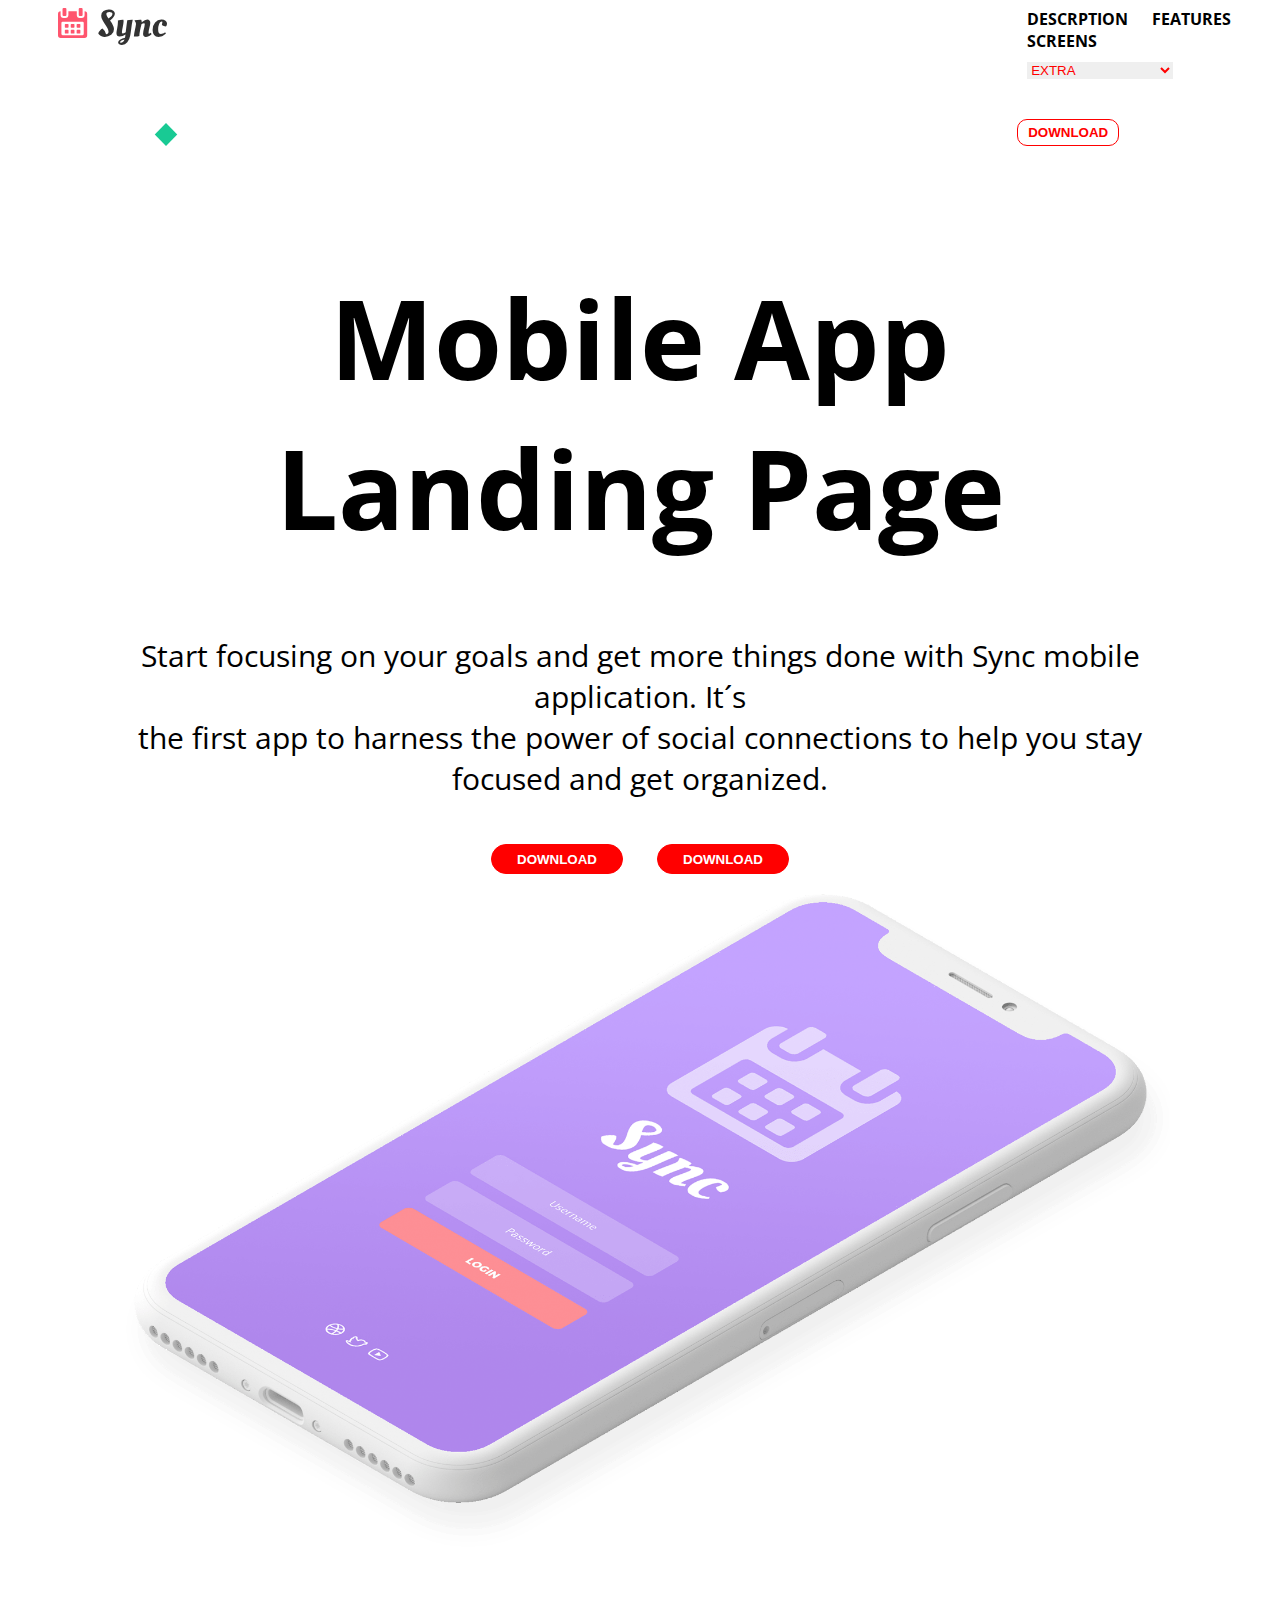
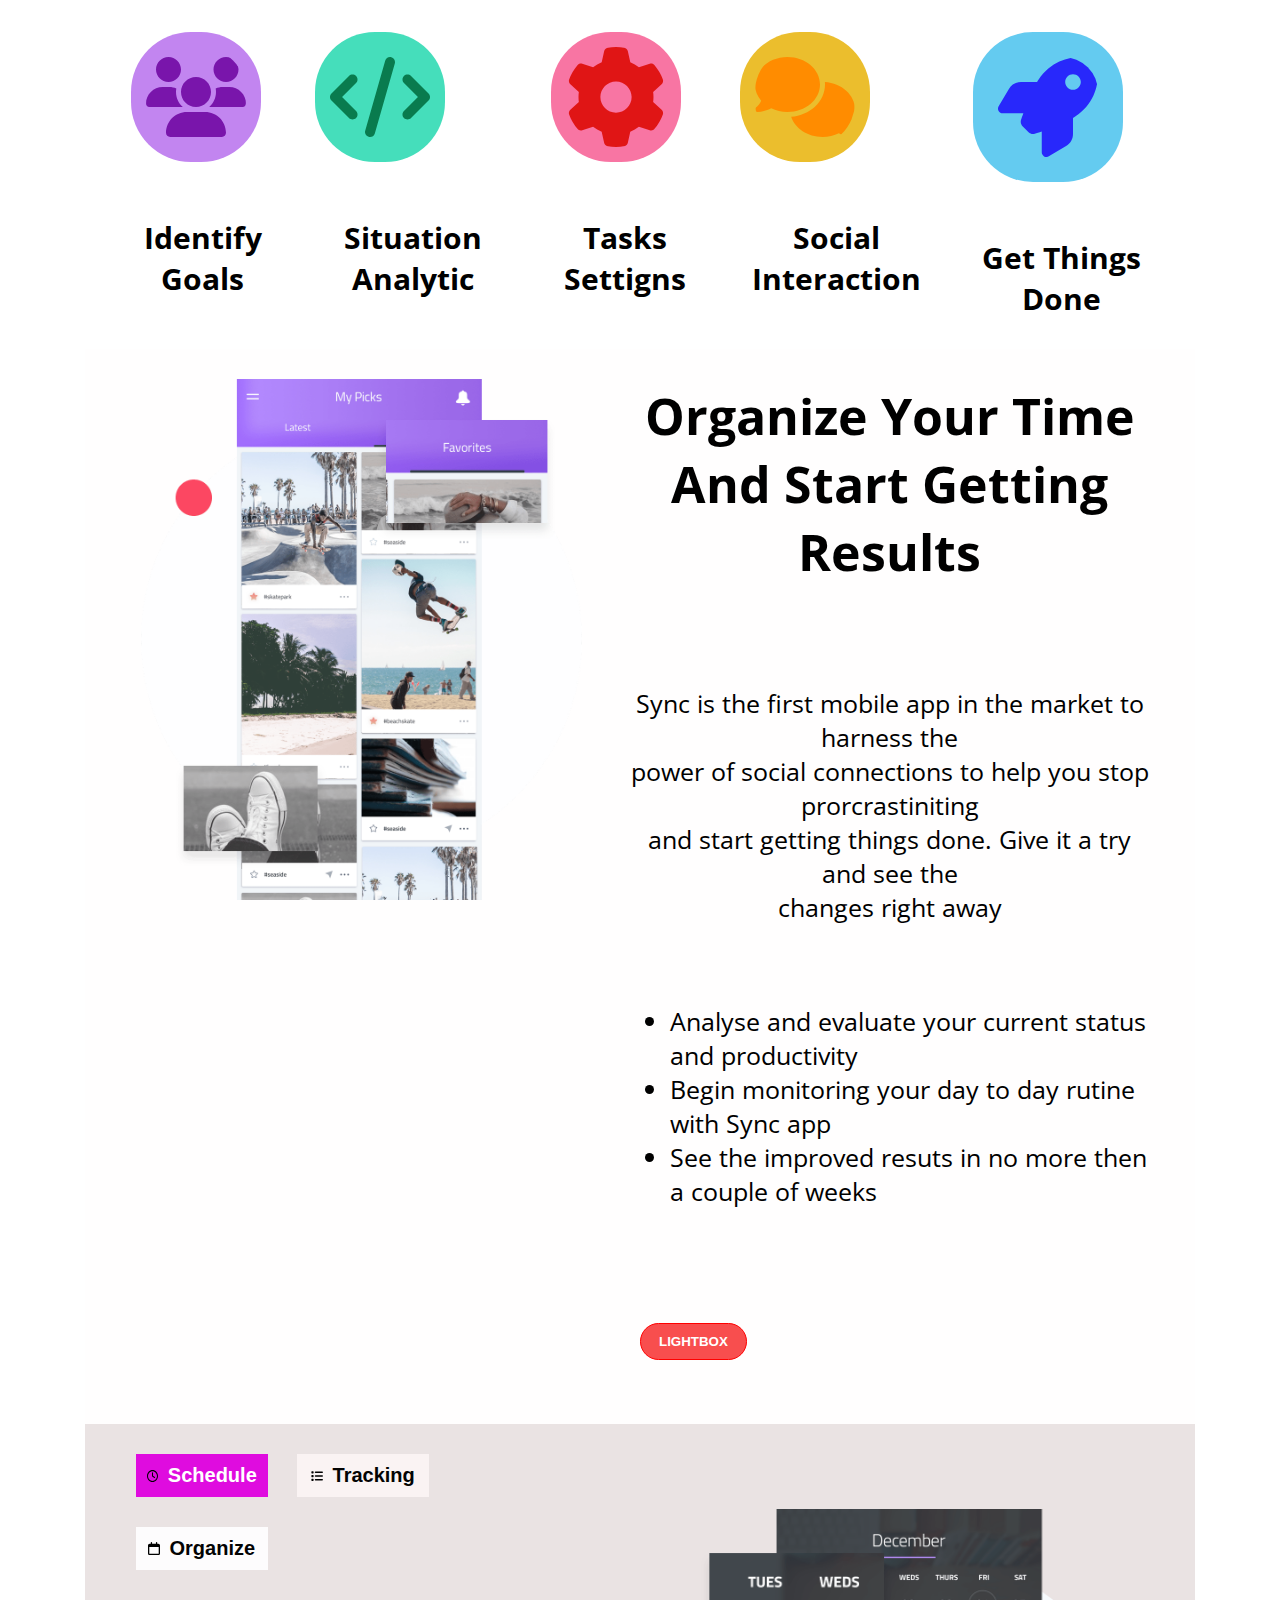
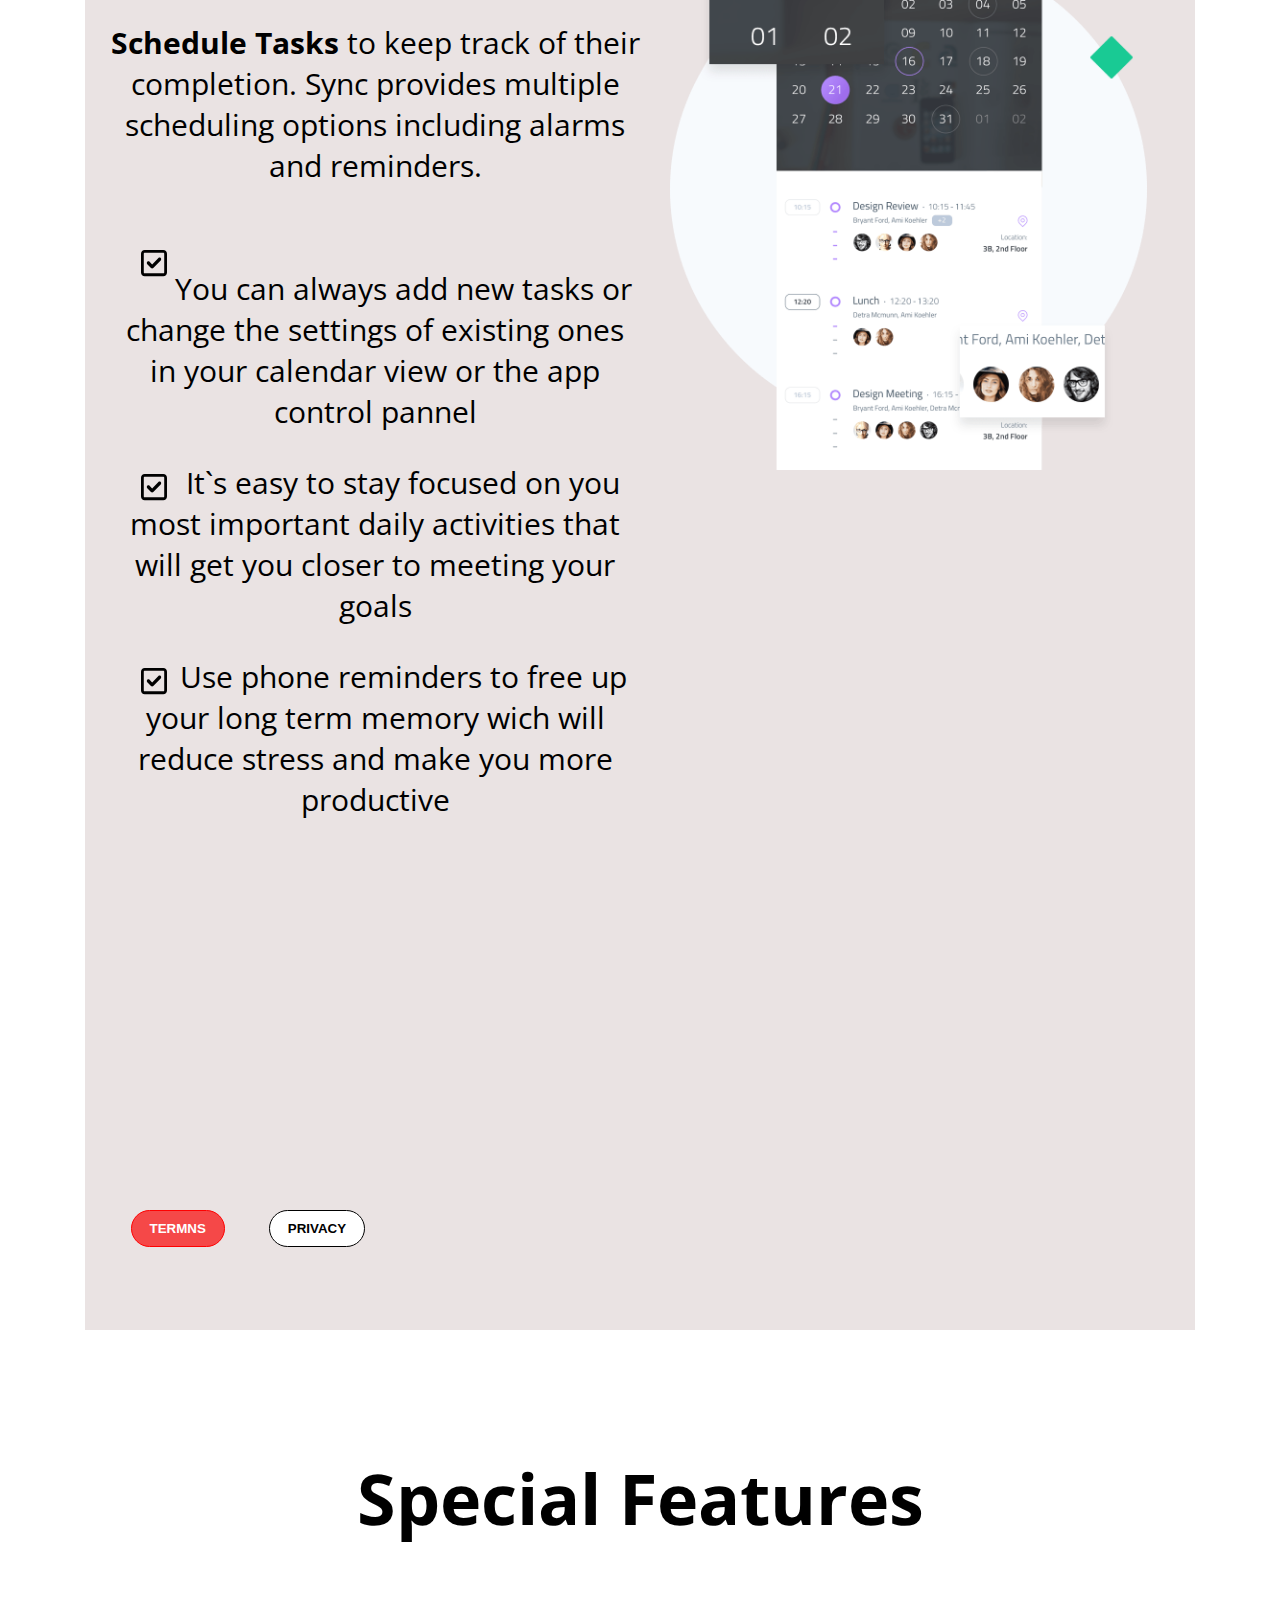
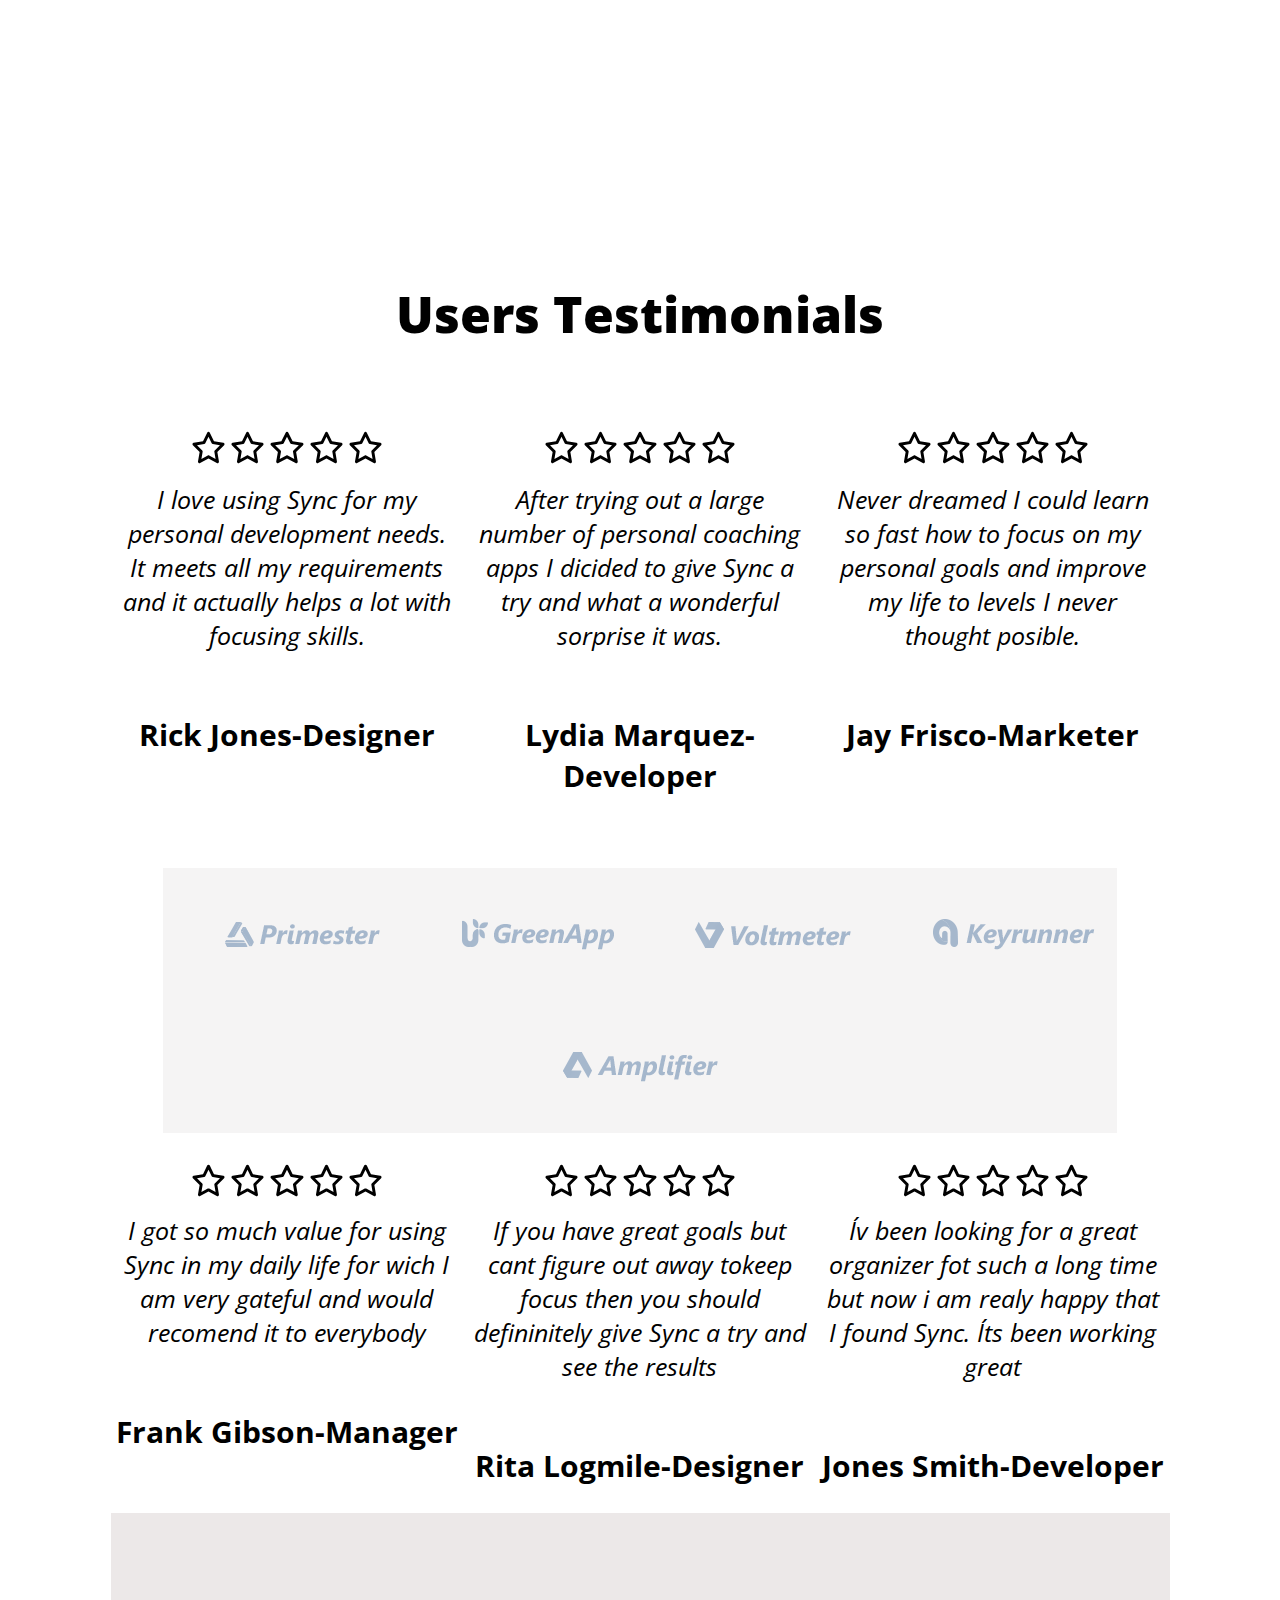
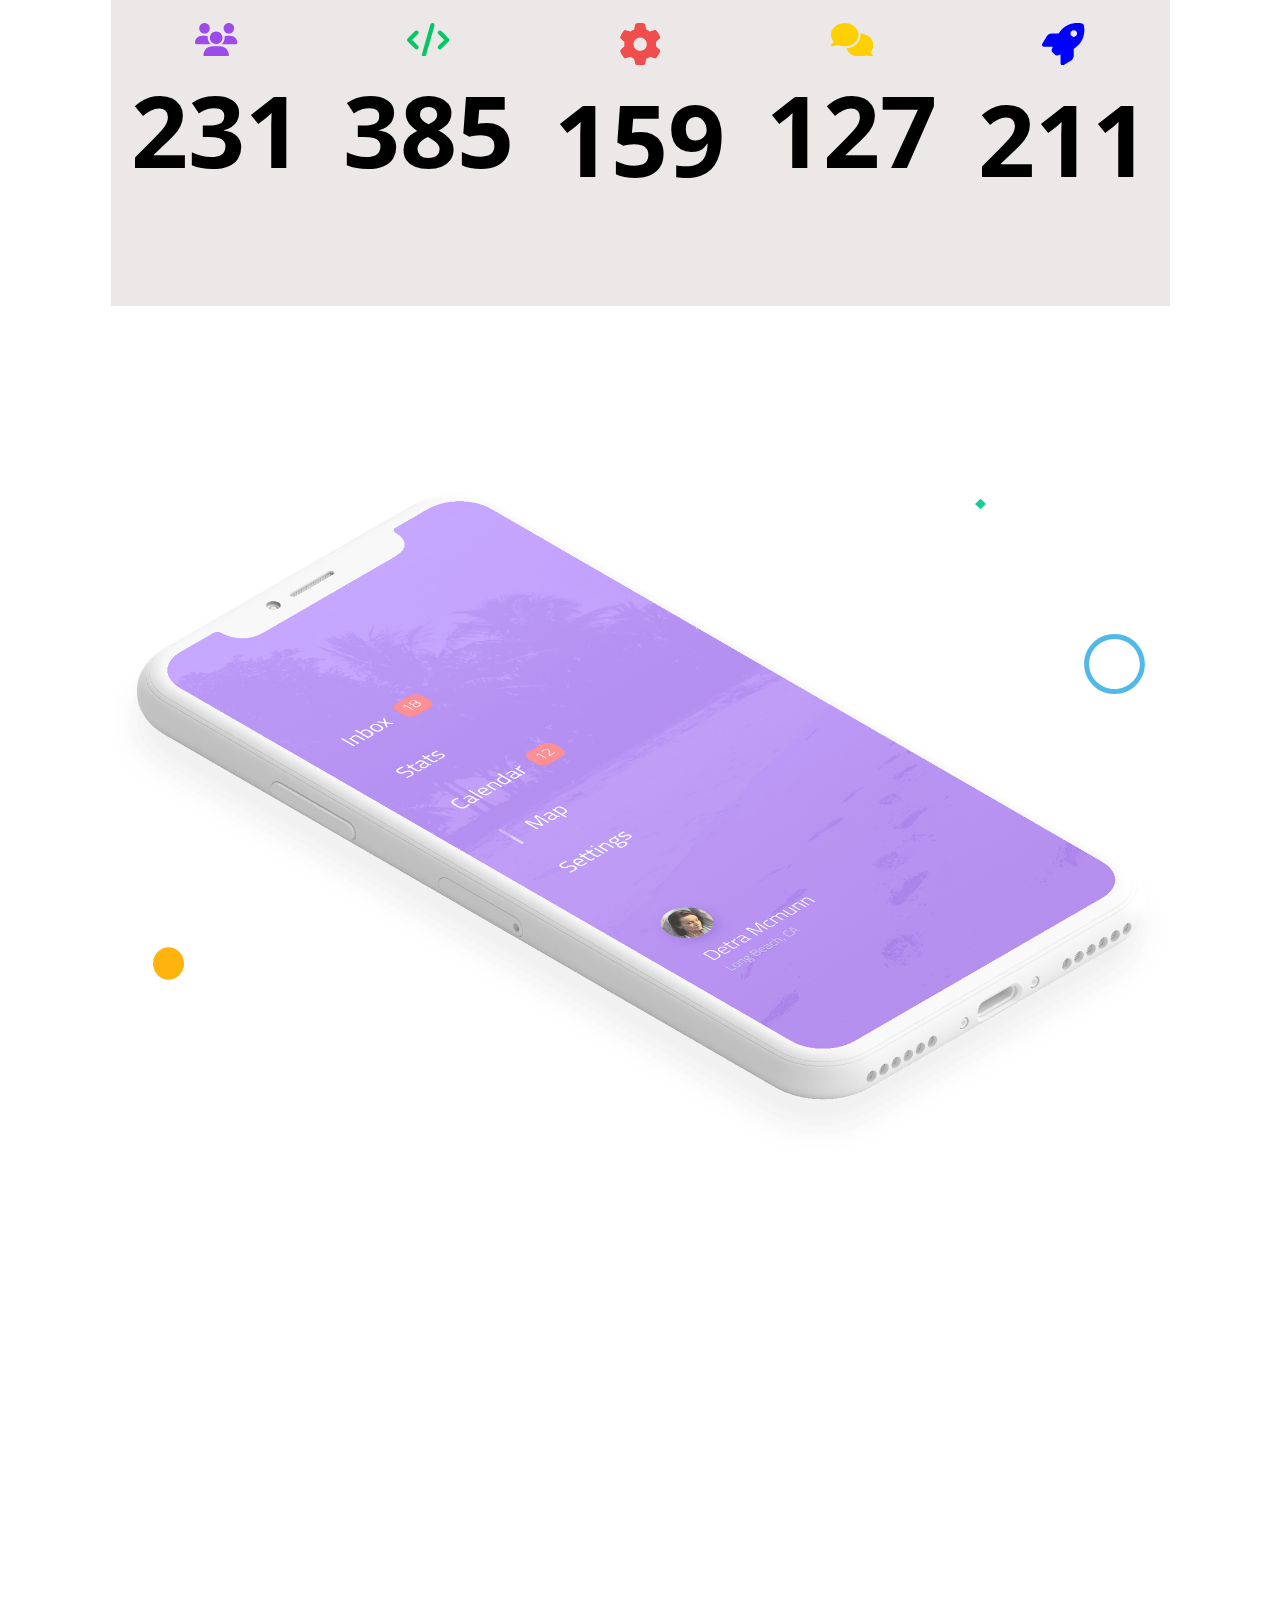
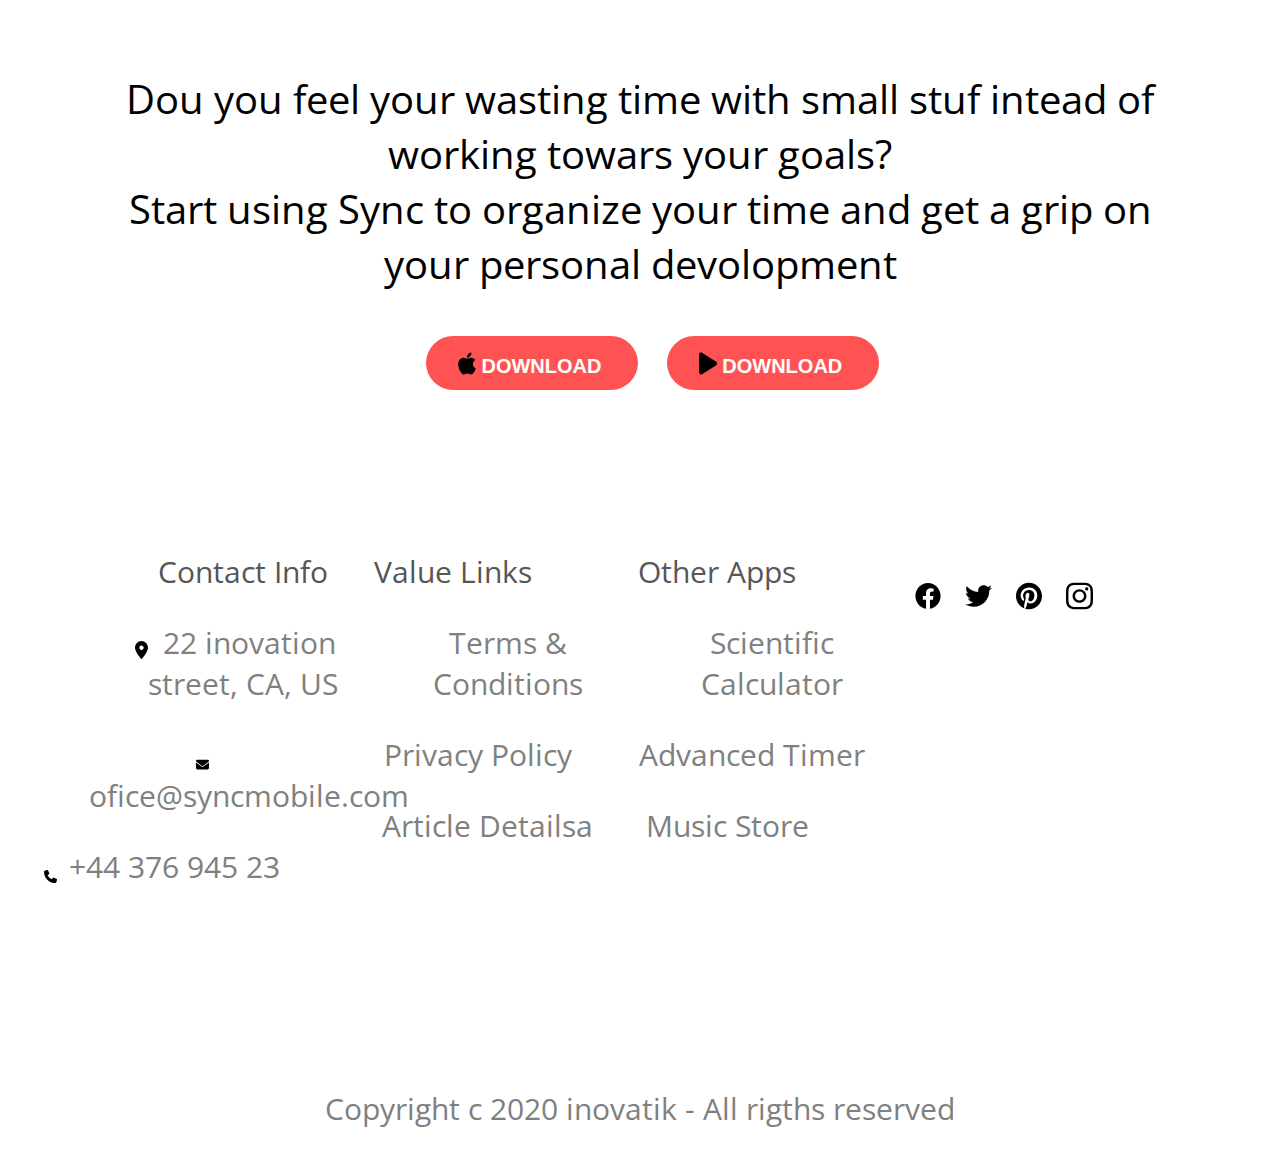
<file: index.html>
<!DOCTYPE html>
<html lang="en">
<head>
    <title>Sync</title>
    <link rel="icon" href="./images/favicon.png">
    <link rel="stylesheet" href="stylesheet.css">
</head>
<body>
     <header class="head-cabecer">
       <section class="flex-container">
       <div class="caja1">
         <nav>
           <a href="./description.html" class="description1"> <strong>DESCRPTION</strong></a> 
           <a href="./feature.html" class="features"><strong>FEATURES</strong></a>     
           <a href="./screens.html" class="screens"><strong>SCREENS</strong></a> 
           <select class="extra">
           <option value="EXTRA">EXTRA</option>
           <option value="ARTICLE DETAILS">ARTICLE DETAILS</option>
           <option value="TERMNS CONDITION">TERMS CONDITION</option>
           <option value="PRIVACY POLICY">PRIVACY POLICY</option>
           </select>
           <button><a href="https://factoriaf5.org/" class="f5-link"><strong>DOWNLOAD</strong></a></button>
         </nav>
       </div>
         <div class="cajax">
           <img src="./images/logo.svg" class="logo">
         </div>
       </section>
     </header>
       <main>
         <section class="decorative">
             <div class="green">
               <img src="./images/decorative-green-diamond.svg" class="diamond">
             </div>  
             <div class="yellow">
                 <img src="./images/decorative-yellow-circle.svg" class="circle"> 
             </div>
         </section>
         <section class="mobile">
           <div class="contenedor-1">
           <h1>Mobile App Landing Page</h1>
           <p>Start focusing on your goals and get more things done with Sync mobile application. It´s <br>
           the first app to harness the power of social connections to help you stay focused and get organized. 
           </p>
           </div>
         </section>
         <section class="buttons">
           <div class="contenedor-1"> 
           <button class="store"><a href="https://factoriaf5.org/"  class="store"><b>DOWNLOAD</b></a></button> 
           <button class="store"><a href="https://factoriaf5.org/"  class="store"><b>DOWNLOAD</b></a></button>
         </div> 
       </section>
       <section class="iphone">
         <div class="contenedor-1">
           <img src="./images/header-iphone.png" class="iph">
         </div>
       </section> <!-- ICONOS -->
         <section>
          <div class="iconos contenedor-1">
           <div>
             <svg class="users" xmlns="http://www.w3.org/2000/svg" viewBox="0 0 640 512"><!--! Font Awesome Pro 6.2.0 by @fontawesome - https://fontawesome.com License - https://fontawesome.com/license (Commercial License) Copyright 2022 Fonticons, Inc. --><path d="M144 160c-44.2 0-80-35.8-80-80S99.8 0 144 0s80 35.8 80 80s-35.8 80-80 80zm368 0c-44.2 0-80-35.8-80-80s35.8-80 80-80s80 35.8 80 80s-35.8 80-80 80zM0 298.7C0 239.8 47.8 192 106.7 192h42.7c15.9 0 31 3.5 44.6 9.7c-1.3 7.2-1.9 14.7-1.9 22.3c0 38.2 16.8 72.5 43.3 96c-.2 0-.4 0-.7 0H21.3C9.6 320 0 310.4 0 298.7zM405.3 320c-.2 0-.4 0-.7 0c26.6-23.5 43.3-57.8 43.3-96c0-7.6-.7-15-1.9-22.3c13.6-6.3 28.7-9.7 44.6-9.7h42.7C592.2 192 640 239.8 640 298.7c0 11.8-9.6 21.3-21.3 21.3H405.3zM416 224c0 53-43 96-96 96s-96-43-96-96s43-96 96-96s96 43 96 96zM128 485.3C128 411.7 187.7 352 261.3 352H378.7C452.3 352 512 411.7 512 485.3c0 14.7-11.9 26.7-26.7 26.7H154.7c-14.7 0-26.7-11.9-26.7-26.7z"/></svg>
             <p><strong>Identify Goals</strong></p>
           </div>
           <div>
             <svg class="code" xmlns="http://www.w3.org/2000/svg" viewBox="0 0 640 512"><!--! Font Awesome Pro 6.2.0 by @fontawesome - https://fontawesome.com License - https://fontawesome.com/license (Commercial License) Copyright 2022 Fonticons, Inc. --><path d="M392.8 1.2c-17-4.9-34.7 5-39.6 22l-128 448c-4.9 17 5 34.7 22 39.6s34.7-5 39.6-22l128-448c4.9-17-5-34.7-22-39.6zm80.6 120.1c-12.5 12.5-12.5 32.8 0 45.3L562.7 256l-89.4 89.4c-12.5 12.5-12.5 32.8 0 45.3s32.8 12.5 45.3 0l112-112c12.5-12.5 12.5-32.8 0-45.3l-112-112c-12.5-12.5-32.8-12.5-45.3 0zm-306.7 0c-12.5-12.5-32.8-12.5-45.3 0l-112 112c-12.5 12.5-12.5 32.8 0 45.3l112 112c12.5 12.5 32.8 12.5 45.3 0s12.5-32.8 0-45.3L77.3 256l89.4-89.4c12.5-12.5 12.5-32.8 0-45.3z"/></svg> 
             <p><strong>Situation Analytic</strong></p>
           </div>
           <div>
             <svg class="gear" xmlns="http://www.w3.org/2000/svg" viewBox="0 0 512 512"><!--! Font Awesome Pro 6.2.0 by @fontawesome - https://fontawesome.com License - https://fontawesome.com/license (Commercial License) Copyright 2022 Fonticons, Inc. --><path d="M495.9 166.6c3.2 8.7 .5 18.4-6.4 24.6l-43.3 39.4c1.1 8.3 1.7 16.8 1.7 25.4s-.6 17.1-1.7 25.4l43.3 39.4c6.9 6.2 9.6 15.9 6.4 24.6c-4.4 11.9-9.7 23.3-15.8 34.3l-4.7 8.1c-6.6 11-14 21.4-22.1 31.2c-5.9 7.2-15.7 9.6-24.5 6.8l-55.7-17.7c-13.4 10.3-28.2 18.9-44 25.4l-12.5 57.1c-2 9.1-9 16.3-18.2 17.8c-13.8 2.3-28 3.5-42.5 3.5s-28.7-1.2-42.5-3.5c-9.2-1.5-16.2-8.7-18.2-17.8l-12.5-57.1c-15.8-6.5-30.6-15.1-44-25.4L83.1 425.9c-8.8 2.8-18.6 .3-24.5-6.8c-8.1-9.8-15.5-20.2-22.1-31.2l-4.7-8.1c-6.1-11-11.4-22.4-15.8-34.3c-3.2-8.7-.5-18.4 6.4-24.6l43.3-39.4C64.6 273.1 64 264.6 64 256s.6-17.1 1.7-25.4L22.4 191.2c-6.9-6.2-9.6-15.9-6.4-24.6c4.4-11.9 9.7-23.3 15.8-34.3l4.7-8.1c6.6-11 14-21.4 22.1-31.2c5.9-7.2 15.7-9.6 24.5-6.8l55.7 17.7c13.4-10.3 28.2-18.9 44-25.4l12.5-57.1c2-9.1 9-16.3 18.2-17.8C227.3 1.2 241.5 0 256 0s28.7 1.2 42.5 3.5c9.2 1.5 16.2 8.7 18.2 17.8l12.5 57.1c15.8 6.5 30.6 15.1 44 25.4l55.7-17.7c8.8-2.8 18.6-.3 24.5 6.8c8.1 9.8 15.5 20.2 22.1 31.2l4.7 8.1c6.1 11 11.4 22.4 15.8 34.3zM256 336c44.2 0 80-35.8 80-80s-35.8-80-80-80s-80 35.8-80 80s35.8 80 80 80z"/></svg>
           <p><strong>Tasks Settigns</strong></p>
           </div>
           <div>
             <svg class="comment" xmlns="http://www.w3.org/2000/svg" viewBox="0 0 640 512"><!--! Font Awesome Pro 6.2.0 by @fontawesome - https://fontawesome.com License - https://fontawesome.com/license (Commercial License) Copyright 2022 Fonticons, Inc. --><path d="M208 352c114.9 0 208-78.8 208-176S322.9 0 208 0S0 78.8 0 176c0 38.6 14.7 74.3 39.6 103.4c-3.5 9.4-8.7 17.7-14.2 24.7c-4.8 6.2-9.7 11-13.3 14.3c-1.8 1.6-3.3 2.9-4.3 3.7c-.5 .4-.9 .7-1.1 .8l-.2 .2 0 0 0 0C1 327.2-1.4 334.4 .8 340.9S9.1 352 16 352c21.8 0 43.8-5.6 62.1-12.5c9.2-3.5 17.8-7.4 25.3-11.4C134.1 343.3 169.8 352 208 352zM448 176c0 112.3-99.1 196.9-216.5 207C255.8 457.4 336.4 512 432 512c38.2 0 73.9-8.7 104.7-23.9c7.5 4 16 7.9 25.2 11.4c18.3 6.9 40.3 12.5 62.1 12.5c6.9 0 13.1-4.5 15.2-11.1c2.1-6.6-.2-13.8-5.8-17.9l0 0 0 0-.2-.2c-.2-.2-.6-.4-1.1-.8c-1-.8-2.5-2-4.3-3.7c-3.6-3.3-8.5-8.1-13.3-14.3c-5.5-7-10.7-15.4-14.2-24.7c24.9-29 39.6-64.7 39.6-103.4c0-92.8-84.9-168.9-192.6-175.5c.4 5.1 .6 10.3 .6 15.5z"/></svg>
           <p><strong>Social Interaction</strong></p>
         </div>
         <div>
         <svg class="rocket" xmlns="http://www.w3.org/2000/svg" viewBox="0 0 512 512"><!--! Font Awesome Pro 6.2.0 by @fontawesome - https://fontawesome.com License - https://fontawesome.com/license (Commercial License) Copyright 2022 Fonticons, Inc. --><path d="M156.6 384.9L125.7 354c-8.5-8.5-11.5-20.8-7.7-32.2c3-8.9 7-20.5 11.8-33.8L24 288c-8.6 0-16.6-4.6-20.9-12.1s-4.2-16.7 .2-24.1l52.5-88.5c13-21.9 36.5-35.3 61.9-35.3l82.3 0c2.4-4 4.8-7.7 7.2-11.3C289.1-4.1 411.1-8.1 483.9 5.3c11.6 2.1 20.6 11.2 22.8 22.8c13.4 72.9 9.3 194.8-111.4 276.7c-3.5 2.4-7.3 4.8-11.3 7.2v82.3c0 25.4-13.4 49-35.3 61.9l-88.5 52.5c-7.4 4.4-16.6 4.5-24.1 .2s-12.1-12.2-12.1-20.9V380.8c-14.1 4.9-26.4 8.9-35.7 11.9c-11.2 3.6-23.4 .5-31.8-7.8zM384 168c22.1 0 40-17.9 40-40s-17.9-40-40-40s-40 17.9-40 40s17.9 40 40 40z"/></svg>
         <p><strong>Get Things Done</strong></p>
         </div>
         </div>
      </section>
       <section>
        <div class="contenedor-1 parte-dos padding-bloque">
         <div class="description">
           <img src="./images/description-1-app.png" class="img-app">
         </div>
         <div class="text-butt">
           <h1 class="organize">Organize Your Time<br> 
             And Start Getting<br> 
             Results</h1>
           <p class="first-mobile">Sync is the first mobile app in the market to harness the<br>
               power of social connections to help you stop prorcrastiniting<br>
               and start getting things done. Give it a try and see the<br> 
               changes right away
               </p>
           <ul class="first-list">
             <li>Analyse and evaluate your current status and productivity</li>
             <li>Begin monitoring your day to day rutine with Sync app</li>
             <li>See the improved resuts in no more then a couple of weeks</li>
           </ul>
           <button class="lightbox"><strong>LIGHTBOX</strong></button>
         </div>
         </div>
       </section>
       <section>
        <div class="contenedor-1 parte-2 padding-bloque">
         <div class="schedule">
             <button class="schedule-button"><strong><img src="./images/clock-regular.svg" class="clock">Schedule</strong></button>
             <button class="tracking-button"><strong><img src="./images/list-solid.svg" class="list">Tracking</strong></button><br>
             <button class="organize-button"><strong><img src="./images/calendar-regular.svg" class="calendar">Organize</strong></button><br><br>
             <p><strong>Schedule Tasks</strong> to keep track of their completion. Sync
             provides multiple scheduling options including alarms and reminders. </p> <br>
             <img src="./images/square-check-regular.svg" class="check"> <p>You can always add new tasks or change the settings
                 of existing ones in your calendar view or the app control pannel</p>
             <img src="./images/square-check-regular.svg" class="check2"> <p>It`s easy to stay focused on you most important 
                 daily activities that will get you closer to meeting your goals</p>
             <img src="./images/square-check-regular.svg" class="check3"> <p>Use phone reminders to free up your long term 
                 memory wich will reduce stress and make you more productive</p>   
                 <button class="termns"><strong>TERMNS</strong></button> <button class="privacy"><strong>PRIVACY</strong></button>
         </div>
         <div class="img-2">
             <img src="./images/description-2-app.png" class="img2">
         </div>
         </div>
       </section>
       <section>
           <div class="special contenedor-1" >
             <h2 class="special-h">Special Features</h2>
         </div>
       </section>
       <section class="parte-3">
        <div class="contenedor-1">
           <div class="testimonios">
             <h3 class="user-h3"><b>Users Testimonials</b></h3>
           </div>   
         <section class="parte-3-stars">
           <div class="stars">
             <img src="./images/star-regular.svg" class="star1">
             <img src="./images/star-regular.svg" class="star2">
             <img src="./images/star-regular.svg" class="star3">
             <img src="./images/star-regular.svg" class="star4">
             <img src="./images/star-regular.svg" class="star5">
             <p class="rick-jones names"><em>I love using Sync for my personal development needs.
                 It meets all my requirements and it actually helps a lot
                 with focusing skills.
                 </em></p><br>
                 <p><strong>Rick Jones-Designer </strong></p>
           </div>
           <div class="stars2">
             <img src="./images/star-regular.svg" class="star1">
             <img src="./images/star-regular.svg" class="star2">
             <img src="./images/star-regular.svg" class="star3">
             <img src="./images/star-regular.svg" class="star4">
             <img src="./images/star-regular.svg" class="star5">
             <p class="lidia-marquez  names"><em>After trying out a large number of personal coaching apps
                 I dicided to give Sync a try and what a wonderful sorprise it was.</em></p><br>
                 <p><strong>Lydia Marquez-Developer</strong></p>
           </div>
           <div class="stars3">
             <img src="./images/star-regular.svg" class="star1">
             <img src="./images/star-regular.svg" class="star2">
             <img src="./images/star-regular.svg" class="star3">
             <img src="./images/star-regular.svg" class="star4">
             <img src="./images/star-regular.svg" class="star5">
             <p class="jay-frisco  names"><em>Never dreamed I could learn so fast how to focus on my personal goals
                 and improve my life to levels I never thought posible. 
             </em></p><br>
             <p><strong>Jay Frisco-Marketer</strong></p>
           </div>
           </section>
           <section class="customers">
             <div class="customer-logos">
                 <img src="./images/customer-logo-1.png" class="logo-1">
                 <img src="./images/customer-logo-2.png" class="logo-2">
                 <img src="./images/customer-logo-3.png" class="logo-3">
                 <img src="./images/customer-logo-4.png" class="logo-4">
                 <img src="./images/customer-logo-5.png" class="logo-5">
             </div>
           </section>
           <section class="parte-3-stars">
             <div class="stars">
                 <img src="./images/star-regular.svg" class="star1">
                 <img src="./images/star-regular.svg" class="star2">
                 <img src="./images/star-regular.svg" class="star3">
                 <img src="./images/star-regular.svg" class="star4">
                 <img src="./images/star-regular.svg" class="star5">
                 <p class="frank-gibson  names"><em>I got so much value for using Sync in my daily life for wich I am 
                     very gateful and would recomend it to everybody
                 </em></p><br>
                 <p><strong>Frank Gibson-Manager</strong></p>
               </div>   
               <div class="stars2">
                     <img src="./images/star-regular.svg" class="star1">
                     <img src="./images/star-regular.svg" class="star2">
                     <img src="./images/star-regular.svg" class="star3">
                     <img src="./images/star-regular.svg" class="star4">
                     <img src="./images/star-regular.svg" class="star5">
                     <p class="rita  names"><em>If you have great goals but cant figure out away tokeep focus
                         then you should defininitely give Sync a try and see the results
                     </em></p><br>
                     <p><strong>Rita Logmile-Designer</strong></p>
               </div>  
               <div class="stars3">
                 <img src="./images/star-regular.svg" class="star1">
                 <img src="./images/star-regular.svg" class="star2">
                 <img src="./images/star-regular.svg" class="star3">
                 <img src="./images/star-regular.svg" class="star4">
                 <img src="./images/star-regular.svg" class="star5">   
                 <p class="jones-smith  names"><em>I´v been looking for a great organizer fot such a long time 
                     but now i am realy happy that I found Sync. I´ts been working great
                 </em></p><br>
                 <p><strong>Jones Smith-Developer</strong></p>
               </div>   
           </section>
           <section class="pie-part-3">
             <div class="pie-3-users">
               <svg class="icono-users" xmlns="http://www.w3.org/2000/svg" viewBox="0 0 640 512"><!--! Font Awesome Pro 6.2.0 by @fontawesome - https://fontawesome.com License - https://fontawesome.com/license (Commercial License) Copyright 2022 Fonticons, Inc. --><path d="M144 160c-44.2 0-80-35.8-80-80S99.8 0 144 0s80 35.8 80 80s-35.8 80-80 80zm368 0c-44.2 0-80-35.8-80-80s35.8-80 80-80s80 35.8 80 80s-35.8 80-80 80zM0 298.7C0 239.8 47.8 192 106.7 192h42.7c15.9 0 31 3.5 44.6 9.7c-1.3 7.2-1.9 14.7-1.9 22.3c0 38.2 16.8 72.5 43.3 96c-.2 0-.4 0-.7 0H21.3C9.6 320 0 310.4 0 298.7zM405.3 320c-.2 0-.4 0-.7 0c26.6-23.5 43.3-57.8 43.3-96c0-7.6-.7-15-1.9-22.3c13.6-6.3 28.7-9.7 44.6-9.7h42.7C592.2 192 640 239.8 640 298.7c0 11.8-9.6 21.3-21.3 21.3H405.3zM416 224c0 53-43 96-96 96s-96-43-96-96s43-96 96-96s96 43 96 96zM128 485.3C128 411.7 187.7 352 261.3 352H378.7C452.3 352 512 411.7 512 485.3c0 14.7-11.9 26.7-26.7 26.7H154.7c-14.7 0-26.7-11.9-26.7-26.7z"/></svg>
                 <p class="users231"><strong>231</strong></p>
             </div>
             <div class="pie-3-code">    
               <svg class="icono-code" xmlns="http://www.w3.org/2000/svg" viewBox="0 0 640 512"><!--! Font Awesome Pro 6.2.0 by @fontawesome - https://fontawesome.com License - https://fontawesome.com/license (Commercial License) Copyright 2022 Fonticons, Inc. --><path d="M392.8 1.2c-17-4.9-34.7 5-39.6 22l-128 448c-4.9 17 5 34.7 22 39.6s34.7-5 39.6-22l128-448c4.9-17-5-34.7-22-39.6zm80.6 120.1c-12.5 12.5-12.5 32.8 0 45.3L562.7 256l-89.4 89.4c-12.5 12.5-12.5 32.8 0 45.3s32.8 12.5 45.3 0l112-112c12.5-12.5 12.5-32.8 0-45.3l-112-112c-12.5-12.5-32.8-12.5-45.3 0zm-306.7 0c-12.5-12.5-32.8-12.5-45.3 0l-112 112c-12.5 12.5-12.5 32.8 0 45.3l112 112c12.5 12.5 32.8 12.5 45.3 0s12.5-32.8 0-45.3L77.3 256l89.4-89.4c12.5-12.5 12.5-32.8 0-45.3z"/></svg>
                 <p class="code385"><strong>385</strong></p>
             </div>
             <div class="pie-3-gear">    
               <svg class="icono-gear" xmlns="http://www.w3.org/2000/svg" viewBox="0 0 512 512"><!--! Font Awesome Pro 6.2.0 by @fontawesome - https://fontawesome.com License - https://fontawesome.com/license (Commercial License) Copyright 2022 Fonticons, Inc. --><path d="M495.9 166.6c3.2 8.7 .5 18.4-6.4 24.6l-43.3 39.4c1.1 8.3 1.7 16.8 1.7 25.4s-.6 17.1-1.7 25.4l43.3 39.4c6.9 6.2 9.6 15.9 6.4 24.6c-4.4 11.9-9.7 23.3-15.8 34.3l-4.7 8.1c-6.6 11-14 21.4-22.1 31.2c-5.9 7.2-15.7 9.6-24.5 6.8l-55.7-17.7c-13.4 10.3-28.2 18.9-44 25.4l-12.5 57.1c-2 9.1-9 16.3-18.2 17.8c-13.8 2.3-28 3.5-42.5 3.5s-28.7-1.2-42.5-3.5c-9.2-1.5-16.2-8.7-18.2-17.8l-12.5-57.1c-15.8-6.5-30.6-15.1-44-25.4L83.1 425.9c-8.8 2.8-18.6 .3-24.5-6.8c-8.1-9.8-15.5-20.2-22.1-31.2l-4.7-8.1c-6.1-11-11.4-22.4-15.8-34.3c-3.2-8.7-.5-18.4 6.4-24.6l43.3-39.4C64.6 273.1 64 264.6 64 256s.6-17.1 1.7-25.4L22.4 191.2c-6.9-6.2-9.6-15.9-6.4-24.6c4.4-11.9 9.7-23.3 15.8-34.3l4.7-8.1c6.6-11 14-21.4 22.1-31.2c5.9-7.2 15.7-9.6 24.5-6.8l55.7 17.7c13.4-10.3 28.2-18.9 44-25.4l12.5-57.1c2-9.1 9-16.3 18.2-17.8C227.3 1.2 241.5 0 256 0s28.7 1.2 42.5 3.5c9.2 1.5 16.2 8.7 18.2 17.8l12.5 57.1c15.8 6.5 30.6 15.1 44 25.4l55.7-17.7c8.8-2.8 18.6-.3 24.5 6.8c8.1 9.8 15.5 20.2 22.1 31.2l4.7 8.1c6.1 11 11.4 22.4 15.8 34.3zM256 336c44.2 0 80-35.8 80-80s-35.8-80-80-80s-80 35.8-80 80s35.8 80 80 80z"/></svg>
                 <p class="gear159"><strong>159</strong></p>
             </div>
             <div class="pie-3-comment">    
               <svg class="icono-comentario" xmlns="http://www.w3.org/2000/svg" viewBox="0 0 640 512"><!--! Font Awesome Pro 6.2.0 by @fontawesome - https://fontawesome.com License - https://fontawesome.com/license (Commercial License) Copyright 2022 Fonticons, Inc. --><path d="M208 352c114.9 0 208-78.8 208-176S322.9 0 208 0S0 78.8 0 176c0 38.6 14.7 74.3 39.6 103.4c-3.5 9.4-8.7 17.7-14.2 24.7c-4.8 6.2-9.7 11-13.3 14.3c-1.8 1.6-3.3 2.9-4.3 3.7c-.5 .4-.9 .7-1.1 .8l-.2 .2 0 0 0 0C1 327.2-1.4 334.4 .8 340.9S9.1 352 16 352c21.8 0 43.8-5.6 62.1-12.5c9.2-3.5 17.8-7.4 25.3-11.4C134.1 343.3 169.8 352 208 352zM448 176c0 112.3-99.1 196.9-216.5 207C255.8 457.4 336.4 512 432 512c38.2 0 73.9-8.7 104.7-23.9c7.5 4 16 7.9 25.2 11.4c18.3 6.9 40.3 12.5 62.1 12.5c6.9 0 13.1-4.5 15.2-11.1c2.1-6.6-.2-13.8-5.8-17.9l0 0 0 0-.2-.2c-.2-.2-.6-.4-1.1-.8c-1-.8-2.5-2-4.3-3.7c-3.6-3.3-8.5-8.1-13.3-14.3c-5.5-7-10.7-15.4-14.2-24.7c24.9-29 39.6-64.7 39.6-103.4c0-92.8-84.9-168.9-192.6-175.5c.4 5.1 .6 10.3 .6 15.5z"/></svg>
                 <p class="comment127"><strong>127</strong></p>
             </div>
             <div class="pie-3-rocket">    
                 <svg class="icono-rocket" xmlns="http://www.w3.org/2000/svg" viewBox="0 0 512 512"><!--! Font Awesome Pro 6.2.0 by @fontawesome - https://fontawesome.com License - https://fontawesome.com/license (Commercial License) Copyright 2022 Fonticons, Inc. --><path d="M156.6 384.9L125.7 354c-8.5-8.5-11.5-20.8-7.7-32.2c3-8.9 7-20.5 11.8-33.8L24 288c-8.6 0-16.6-4.6-20.9-12.1s-4.2-16.7 .2-24.1l52.5-88.5c13-21.9 36.5-35.3 61.9-35.3l82.3 0c2.4-4 4.8-7.7 7.2-11.3C289.1-4.1 411.1-8.1 483.9 5.3c11.6 2.1 20.6 11.2 22.8 22.8c13.4 72.9 9.3 194.8-111.4 276.7c-3.5 2.4-7.3 4.8-11.3 7.2v82.3c0 25.4-13.4 49-35.3 61.9l-88.5 52.5c-7.4 4.4-16.6 4.5-24.1 .2s-12.1-12.2-12.1-20.9V380.8c-14.1 4.9-26.4 8.9-35.7 11.9c-11.2 3.6-23.4 .5-31.8-7.8zM384 168c22.1 0 40-17.9 40-40s-17.9-40-40-40s-40 17.9-40 40s17.9 40 40 40z"/></svg>
                 <p class="rocket211"><strong>211</strong></p>
             </div>
             </section>
             <section class="parte-4">
               <div class="ipho-4">
                   <img src="./images/download-iphone.png" class="iph-part-4">
                   <img src="./images/decorative-blue-circle.svg" class="circulo-blue">
                   <img src="./images/decorative-yellow-circle.svg" class="circulo-yellow">
                   <img src="./images/decorative-green-diamond.svg" class="diamante-green">
               </div>
             </section>  
             <section class="part-4-buttons">
                 <div class="downloads-part-4">
                     <p class="dou-you-feel">Dou you feel your wasting time with small stuf intead of working towars your goals?<br>
                         Start using Sync to organize your time and get a grip on your personal devolopment
                     </p>
                     <button class="app-store-apple"><img src="./images/apple.svg" class="apple"><strong>DOWNLOAD</strong></button>
                     <button class="app-store-apple"><img src="./images/play-solid.svg" class="play"><strong>DOWNLOAD</strong></button>
                 </div>
             </section>
           </div>
         </section> 
</main>
<footer class="footer-final">
  <div class="contenedor-1">
  <div class="contact-info">
      <p>Contact Info</p>
      <p class="gps"><img src="./images/location-dot-solid.svg" class="location">22 inovation street, CA, US</p>
      <p class="correo"><img src="./images/envelope-solid.svg" class="e-mail">ofice@syncmobile.com</p>
      <p class="telefono"><img src="./images/phone-solid.svg" class="phone-number">+44 376 945 23</p>
  </div>
  <div class="value-links">
      <p class="val-links">Value Links</p>
      <p><a href="./termnsconditions.html" class="term-link">Terms & Conditions</a></p>
      <p class="privacidad"><a href="./privacypolicy.html" class="privacy-link">Privacy Policy</a></p>
      <p class="articulos"><a href="./articledetails.html" class="article">Article Detailsa</a></p>
  </div>
  <div class="other-apps">
      <p class="otras-apps">Other Apps</p>
      <p class="calcu">Scientific Calculator</p>
      <p class="timer">Advanced Timer</p>
      <p class="music">Music Store</p>
  </div>
  <div class="redes">
      <img src="./images/facebook.svg" class="face">
      <img src="./images/twitter.svg" class="twit">
      <img src="./images/pinterest.svg" class="pinter">
      <img src="./images/instagram.svg" class="insta">
  </div>
</section>
  <section>
      <div class="copyright">
          <p class="copyright">Copyright c 2020 inovatik - All rigths reserved</p>
      </div>           
  </section>
  </div>
</footer>

</body>
</html>
</file>
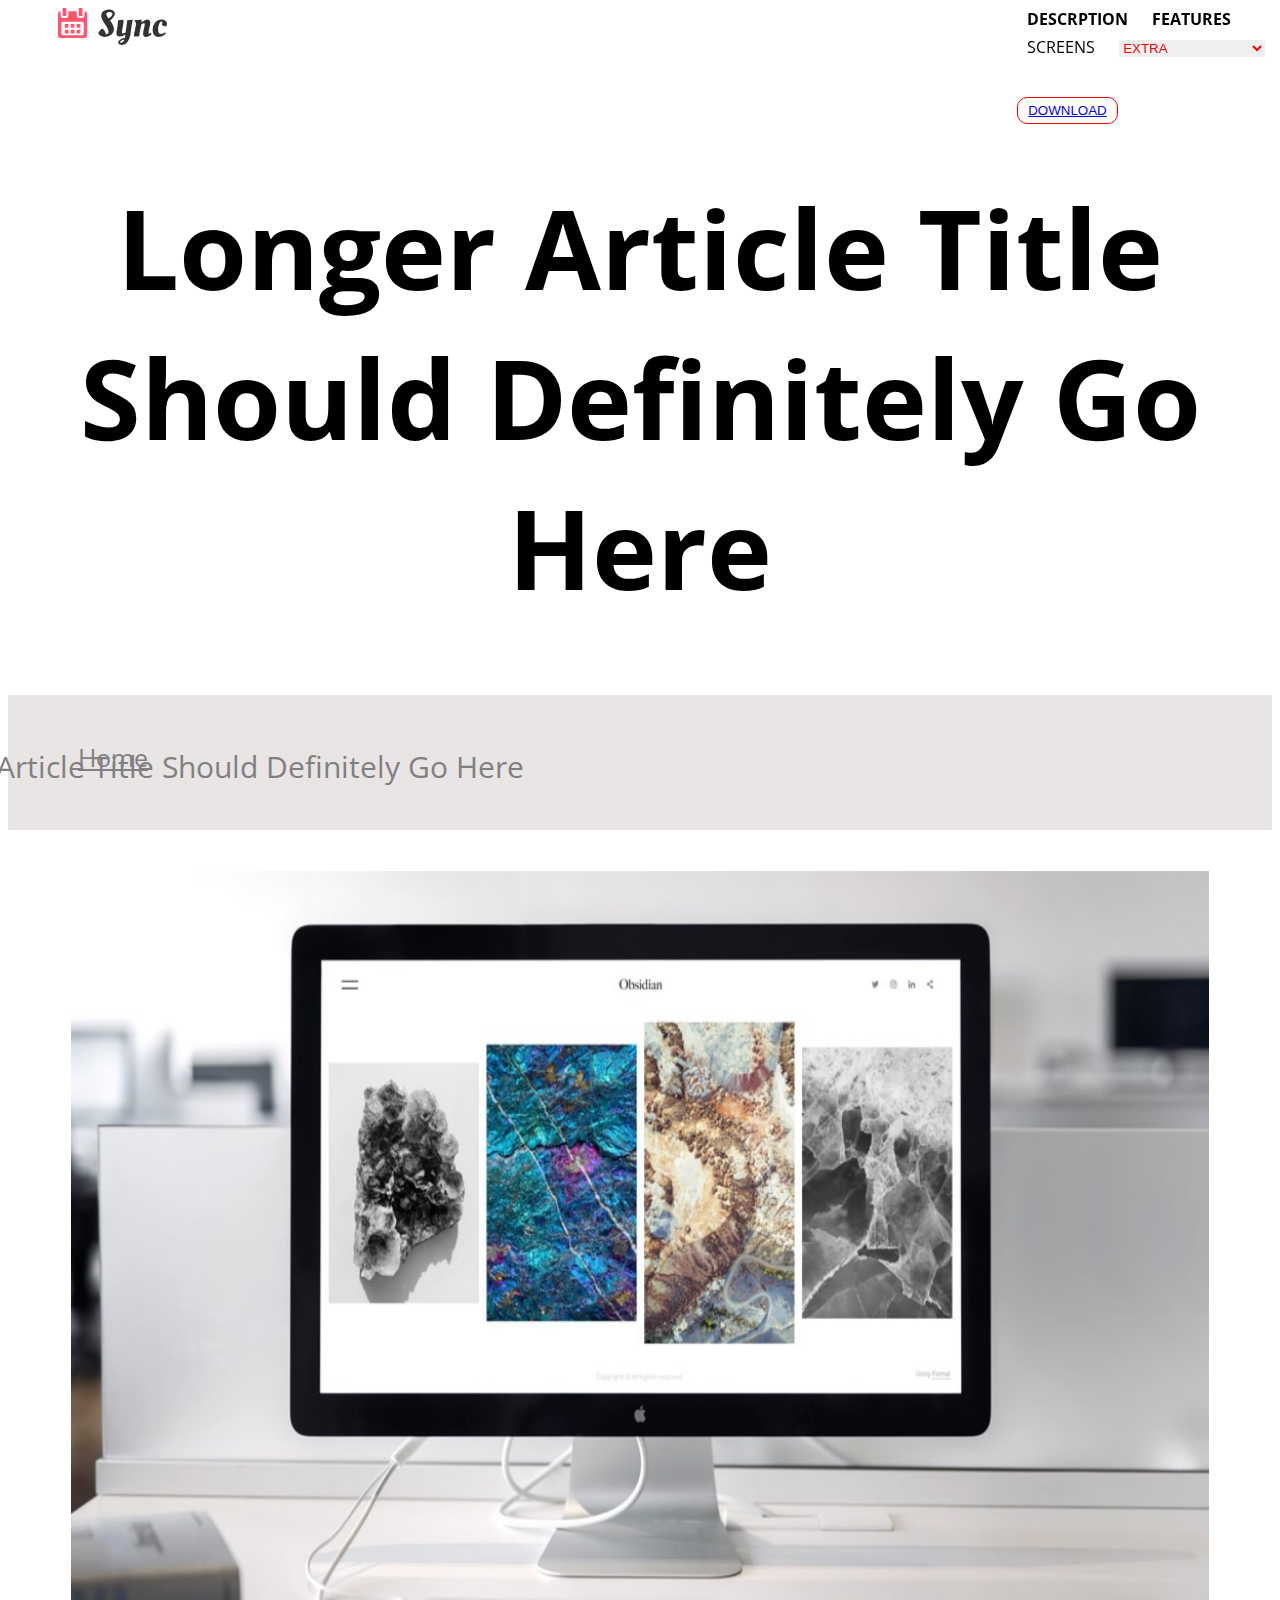
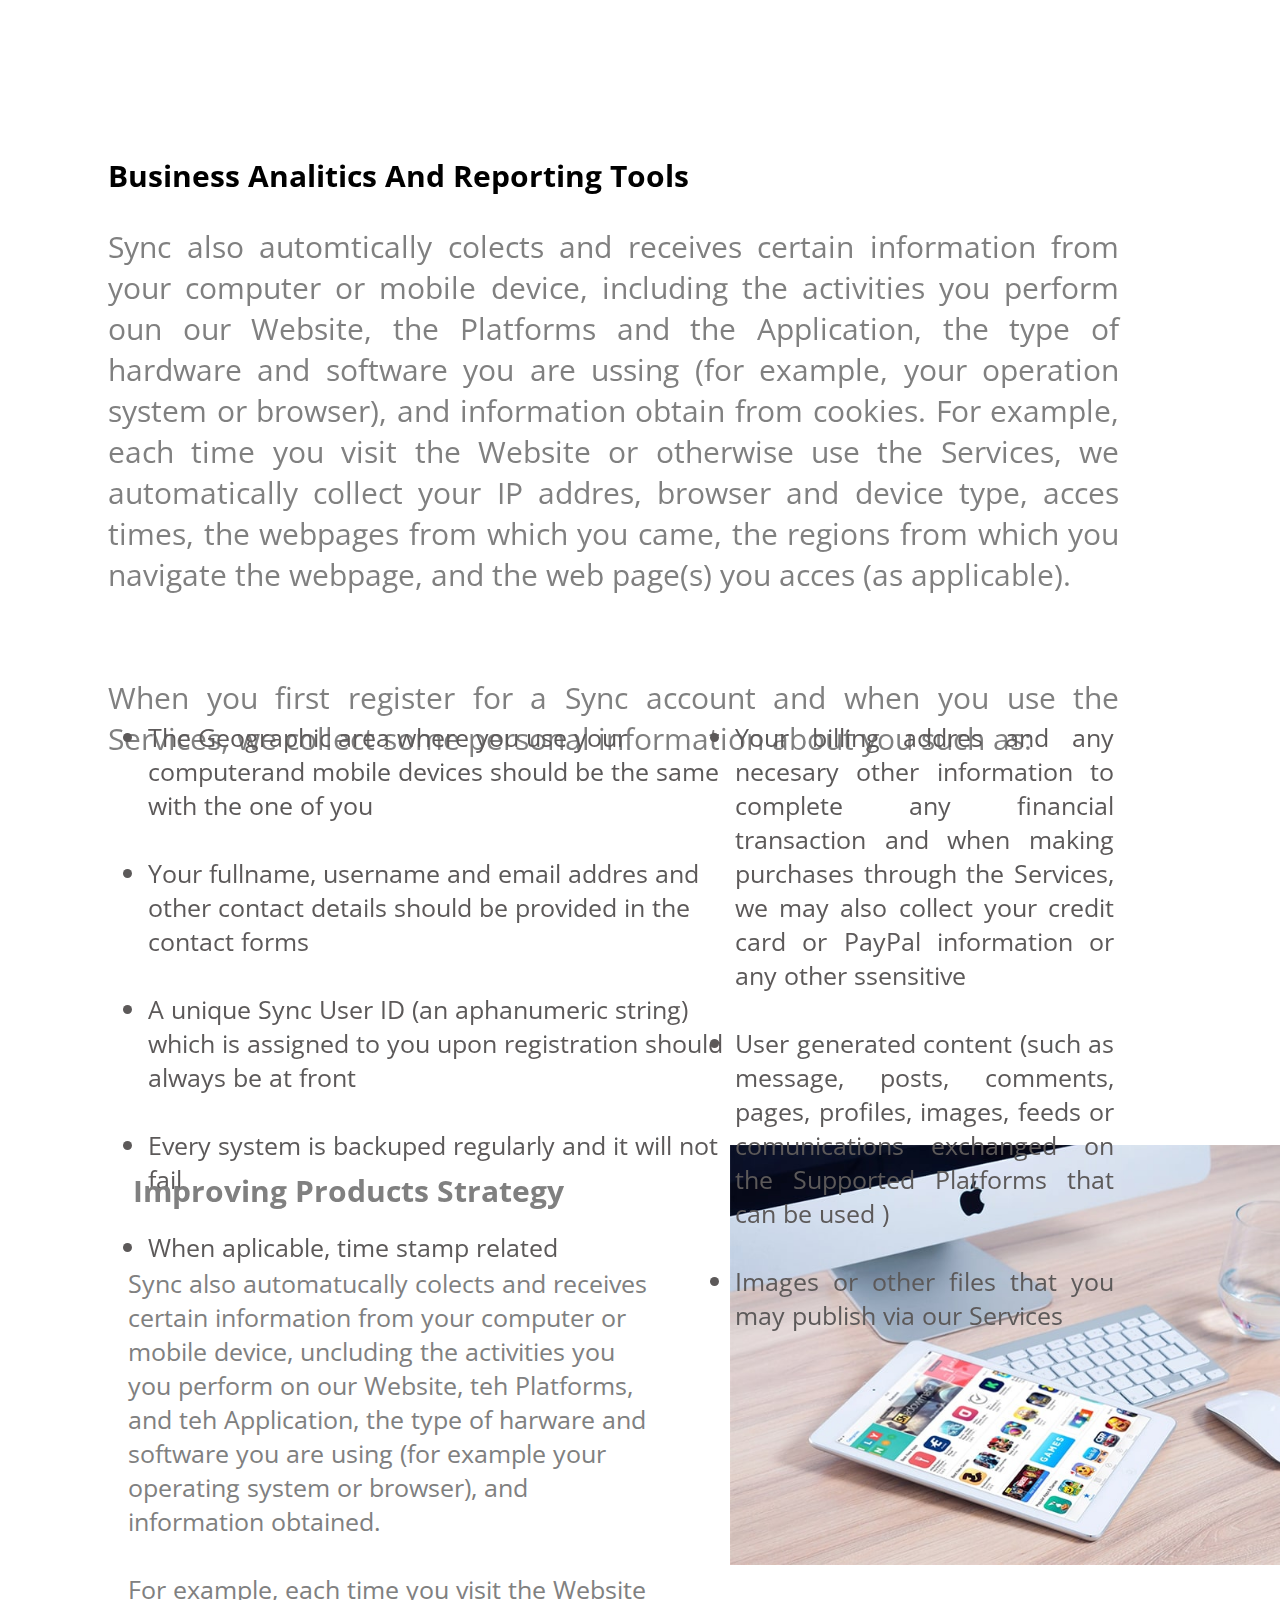
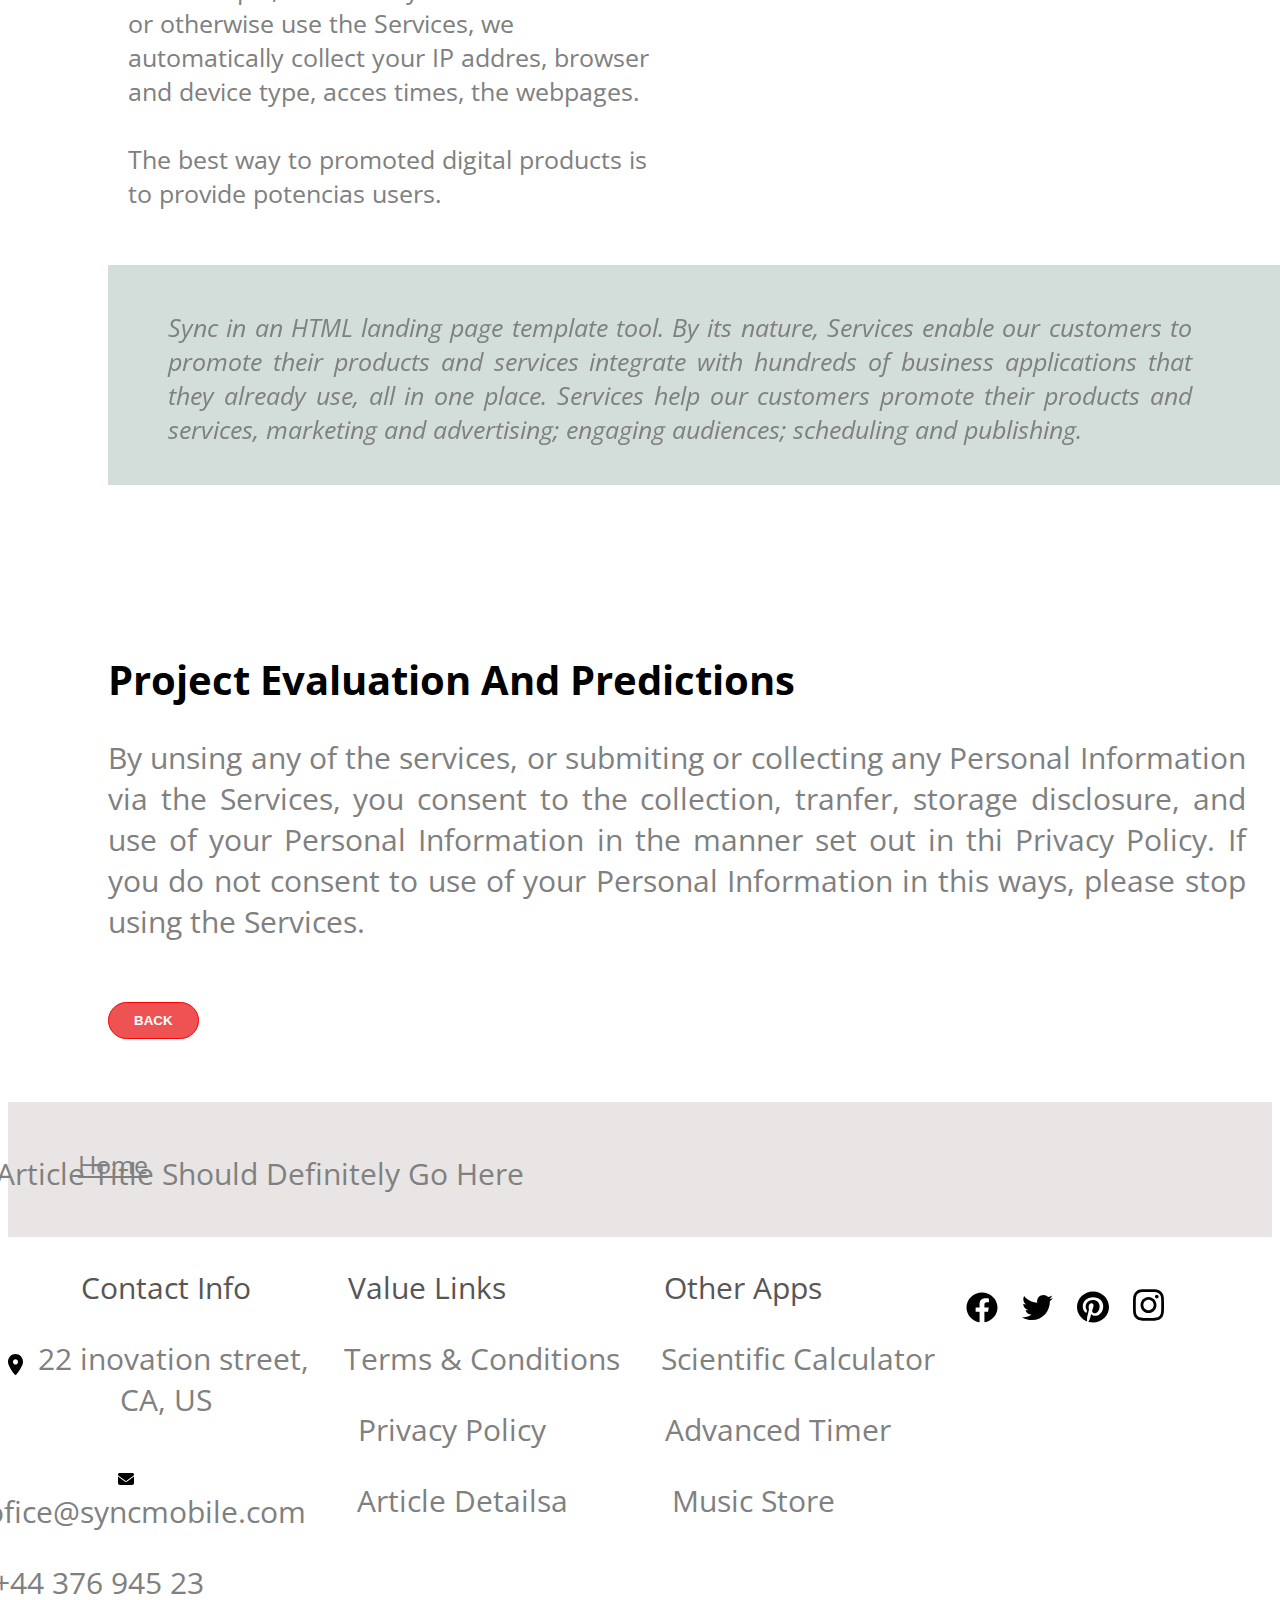
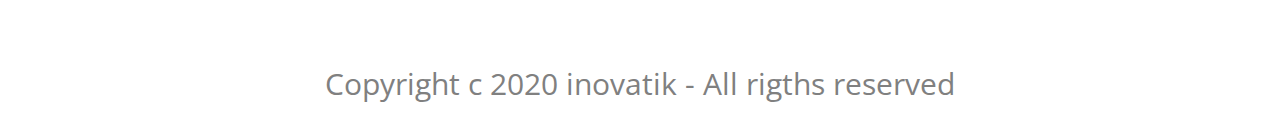
<file: articledetails.html>
<!DOCTYPE html>
<html lang="en">
<head>
    <meta charset="UTF-8">
    <meta http-equiv="X-UA-Compatible" content="IE=edge">
    <meta name="viewport" content="width=device-width, initial-scale=1.0">
    <title>Sync</title>
    <link rel="icon" href="./images/favicon.png">
    <link rel="stylesheet" href="stylesheet.css">
</head>
<body>
    <header>
        <section class="flex-container">
        <div class="caja1">
          <nav class="head-cabecera">
            <a href="./description.html" class="description1"> <strong>DESCRPTION</strong></a> 
            <a href="./feature.html" class="features"><strong>FEATURES</strong></a>     
            <a href="./screens.html" class="screens">SCREENS</a> 
            <select class="extra">
            <option value="EXTRA">EXTRA</option>
            <option value="ARTICLE DETAILS">ARTICLE DETAILS</option>
            <option value="TERMNS CONDITION"><a href="./termnsconditions.html">TERMS CONDITION</a></option>
            <option value="PRIVACY POLICY">PRIVACY POLICY</option>
            </select>
            <button><a href="https://factoriaf5.org/">DOWNLOAD</a></button>
          </nav>
        </div>
        <div class="cajax">
          <img src="./images/logo.svg" class="logo">
        </div>
        </section>
      </header>  
      <section>
         <div>
             <h1>Longer Article Title Should Definitely Go Here</h1>
         </div>
      </section>
      <section class="home-term">
         <a href="./index.html" class="home-butt-term">Home</a>
         <p class="longer-article"> >>Longer Article Title Should Definitely Go Here</p>
     </section>
     <main>
         <section class="article-large">
             <div class="pc-large">
                 <img src="./images/article-details-large.jpg" class="pc-details">
             </div> 
         </section>
         <section class="text-article">
             <div class="text-articles">
                 <h2 class="business">Business Analitics And Reporting Tools</h2>
                 <p class="text-article-2">Sync also automtically colects and receives certain information from your computer
                     or mobile device, including the activities you perform oun our Website, the Platforms and 
                     the Application, the type of hardware and software you are ussing (for example, your operation system or browser),
                     and information obtain from cookies. For example, each time you visit the Website or otherwise use the Services,
                     we automatically collect your IP addres, browser and device type, acces times, the webpages from which you came,
                     the regions from which you navigate the webpage, and the web page(s) you acces (as applicable).
                  </p><br>
                  <p class="text-article-3">When you first register for a Sync account and when you use the Services, we collect some personal information
                     about you such as: 
                  </p>
             </div>
         </section>
         <section class="listas">
             <div class="primera-lista">
                 <ul>
                     <li>The Geographic area where you use your computerand mobile devices
                         should be the same with the one of you
                     </li><br>
                     <li>Your fullname, username and email addres and other contact details 
                         should be provided in the contact forms</li><br>
                         <li>A unique Sync User ID (an aphanumeric string) which is assigned to you upon registration
                             should always be at front
                         </li><br>
                         <li>Every system is backuped regularly and it will not fail</li><br>
                         <li>When aplicable, time stamp related</li>
                 </ul>
             </div>
             <div class="segunda-lista">
                 <li>Your billing addres and any necesary other information to complete any financial transaction
                     and when making purchases through the Services, we may also collect your credit card or PayPal
                     information or any other ssensitive
                 </li><br>
                 <li>User generated content (such as message, posts, comments, pages, profiles, images, feeds or 
                     comunications exchanged on the Supported Platforms that can be used )</li><br>
                     <li>Images or other files that you may publish via our Services</li>
             </div>
             
         </section>
         <section class="improving">
             <div class="text-improving">
                 <h2 class="sub-titulo">Improving Products Strategy</h2>
                 <p class="texto">Sync also automatucally colects and receives certain information from your computer or mobile device,
                     uncluding the activities you you perform on our Website, teh Platforms, and teh Application, 
                     the type of harware and software you are using (for example your operating system or browser), and information obtained. <br><br>
                     For example, each time you visit the Website or otherwise use the Services,
                     we automatically collect your IP addres, browser and device type, acces times, the webpages. <br><br>
                     The best way to promoted digital products is to provide potencias users.
                 </p>
             </div>
             <div class="detalles-small">
                 <img src="./images/article-details-small.jpg" class="pc-small">
             </div>
         </section>
         <section class="sync-coment">
             <div class="gray-sect">
                 <p class="sync-text"><em>Sync in an HTML landing page template tool. By its nature, Services enable our customers to promote their products
                     and services integrate with hundreds of business applications that they already use, all in one place.
                     Services help our customers promote their products and services, marketing and advertising; engaging audiences; 
                     scheduling and publishing.</em></p>
             </div>
         </section>
         <section class="project">
             <div class="project-h">
             <h1 class="project-hh">Project Evaluation And Predictions</h1>
             <p class="project-p">By unsing any of the services, or submiting or collecting any Personal Information via the Services,
                 you consent to the collection, tranfer, storage disclosure, and use of your Personal Information in the manner set out 
                 in thi Privacy Policy. If you do not consent to use of your Personal Information in this ways, please stop using the Services. 
                  </p>
                  <button class="back-boton-1"><strong>BACK</strong></button>
             </div>
         </section>
         <section class="home-term">
             <a href="./index.html" class="home-butt-term">Home</a>
             <p class="longer-article"> >>Longer Article Title Should Definitely Go Here</p>
         </section>
         <section>
            <footer class="footer-final">
              <div class="contact-info">
                  <p>Contact Info</p>
                  <p class="gps"><img src="./images/location-dot-solid.svg" class="location">22 inovation street, CA, US</p>
                  <p class="correo"><img src="./images/envelope-solid.svg" class="e-mail">ofice@syncmobile.com</p>
                  <p class="telefono"><img src="./images/phone-solid.svg" class="phone-number">+44 376 945 23</p>
              </div>
              <div class="value-links">
                  <p class="val-links">Value Links</p>
                  <p><a href="./termnsconditions.html" class="term-link">Terms & Conditions</a></p>
                  <p class="privacidad"><a href="./privacypolicy.html" class="privacy-link">Privacy Policy</a></p>
                  <p class="articulos"><a href="./articledetails.html" class="article">Article Detailsa</a></p>
              </div>
              <div class="other-apps">
                  <p class="otras-apps">Other Apps</p>
                  <p class="calcu">Scientific Calculator</p>
                  <p class="timer">Advanced Timer</p>
                  <p class="music">Music Store</p>
              </div>
              <div class="redes">
                  <img src="./images/facebook.svg" class="face">
                  <img src="./images/twitter.svg" class="twit">
                  <img src="./images/pinterest.svg" class="pinter">
                  <img src="./images/instagram.svg" class="insta">
              </div>
          </section>
              <section>
                  <div class="copyright">
                      <p class="copyright">Copyright c 2020 inovatik - All rigths reserved</p>
                  </div>
                   
              </section>
           </footer>
          </section> 
          </section> 
     </main> 
</body>
</html>
</file>
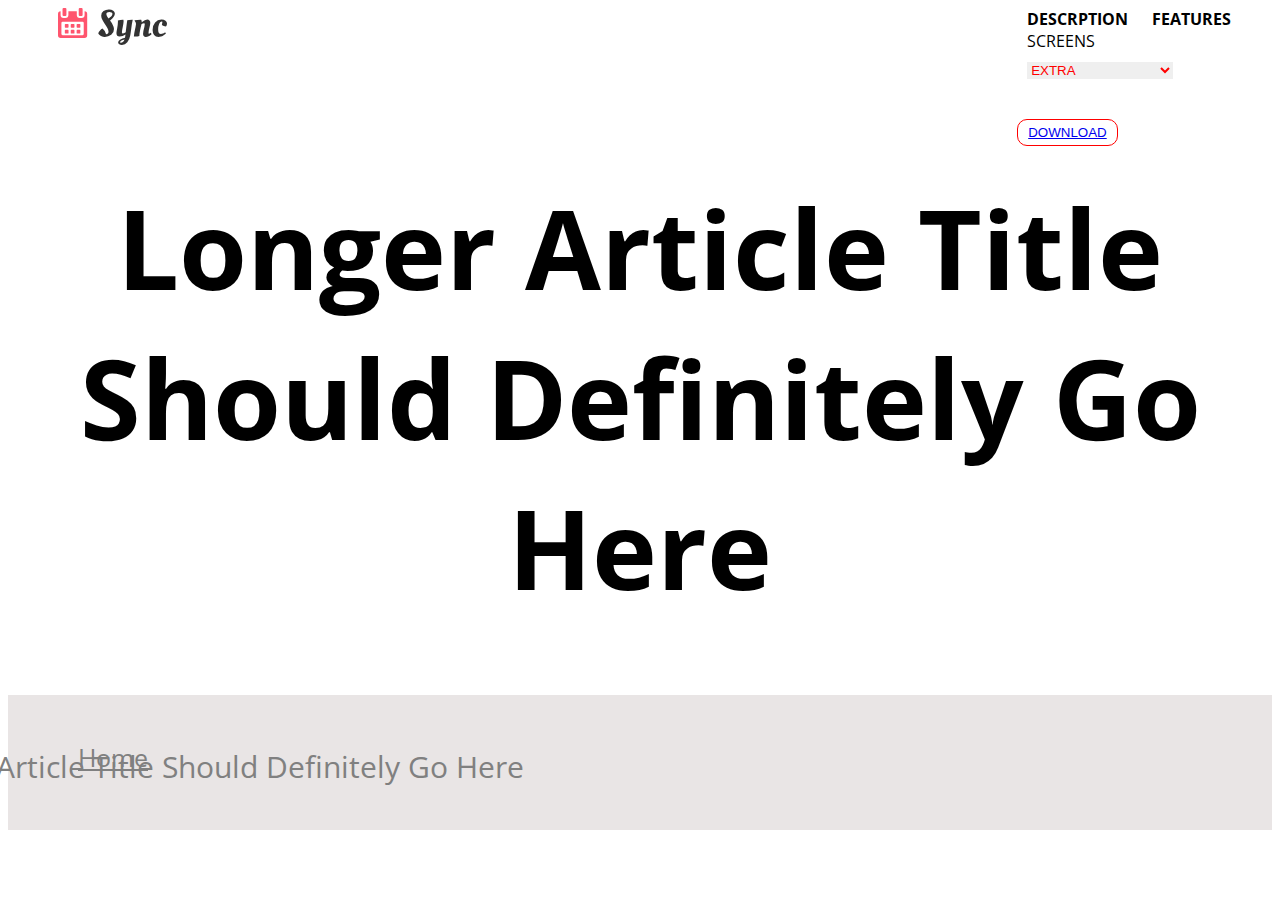
<file: description.html>
<!DOCTYPE html>
<html lang="en">
<head>
    <meta charset="UTF-8">
    <meta http-equiv="X-UA-Compatible" content="IE=edge">
    <meta name="viewport" content="width=device-width, initial-scale=1.0">
    <title>Description</title>
    <link rel="icon" href="./images/favicon.png">
    <link rel="stylesheet" href="stylesheet.css">
</head>
<body>
    <header>
        <section class="flex-container">
        <div class="caja1">
          <nav>
            <a href="./description.html" class="description1"> <strong>DESCRPTION</strong></a> 
            <a href="./feature.html" class="features"><strong>FEATURES</strong></a>     
            <a href="./screens.html" class="screens">SCREENS</a> 
            <select class="extra">
            <option value="EXTRA">EXTRA</option>
            <option value="ARTICLE DETAILS">ARTICLE DETAILS</option>
            <option value="TERMNS CONDITION"><a href="./termnsconditions.html">TERMS CONDITION</a></option>
            <option value="PRIVACY POLICY">PRIVACY POLICY</option>
            </select>
            <button><a href="https://factoriaf5.org/">DOWNLOAD</a></button>
          </nav>
        </div>
        <div class="cajax">
          <img src="./images/logo.svg" class="logo">
        </div>
        </section>
      </header>  
    </header>  
    <section>
       <div>
           <h1>Longer Article Title Should Definitely Go Here</h1>
       </div>
    </section>
    <section class="home-term">
       <a href="./index.html" class="home-butt-term">Home</a>
       <p class="longer-article"> >>Longer Article Title Should Definitely Go Here</p>
   </section>
</body>
</html>
</file>
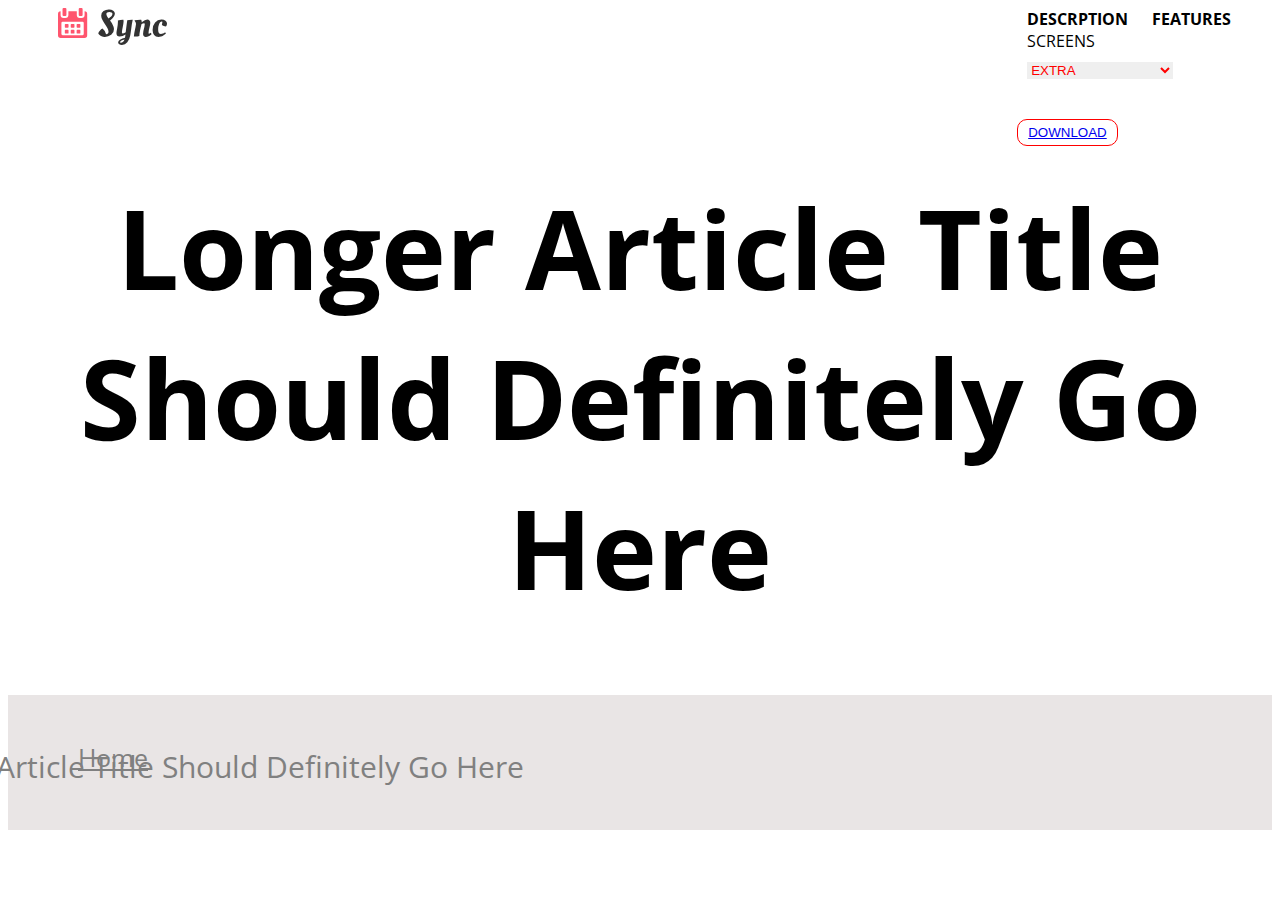
<file: feature.html>
<!DOCTYPE html>
<html lang="en">
<head>
    <meta charset="UTF-8">
    <meta http-equiv="X-UA-Compatible" content="IE=edge">
    <meta name="viewport" content="width= initial-scale=1.0">
    <title>Features</title>
    <link rel="icon" href="./images/favicon.png">
    <link rel="stylesheet" href="stylesheet.css">
</head>
<body>
    <header>
        <section class="flex-container">
        <div class="caja1">
          <nav>
            <a href="./description.html" class="description1"> <strong>DESCRPTION</strong></a> 
            <a href="./feature.html" class="features"><strong>FEATURES</strong></a>     
            <a href="./screens.html" class="screens">SCREENS</a> 
            <select class="extra">
            <option value="EXTRA">EXTRA</option>
            <option value="ARTICLE DETAILS">ARTICLE DETAILS</option>
            <option value="TERMNS CONDITION"><a href="./termnsconditions.html">TERMS CONDITION</a></option>
            <option value="PRIVACY POLICY">PRIVACY POLICY</option>
            </select>
            <button><a href="https://factoriaf5.org/">DOWNLOAD</a></button>
          </nav>
        </div>
        <div class="cajax">
          <img src="./images/logo.svg" class="logo">
        </div>
        </section>
      </header>  
      <section>
         <div>
             <h1>Longer Article Title Should Definitely Go Here</h1>
         </div>
      </section>
      <section class="home-term">
         <a href="./index.html" class="home-butt-term">Home</a>
         <p class="longer-article"> >>Longer Article Title Should Definitely Go Here</p>
     </section>
</body>
</html>
</file>
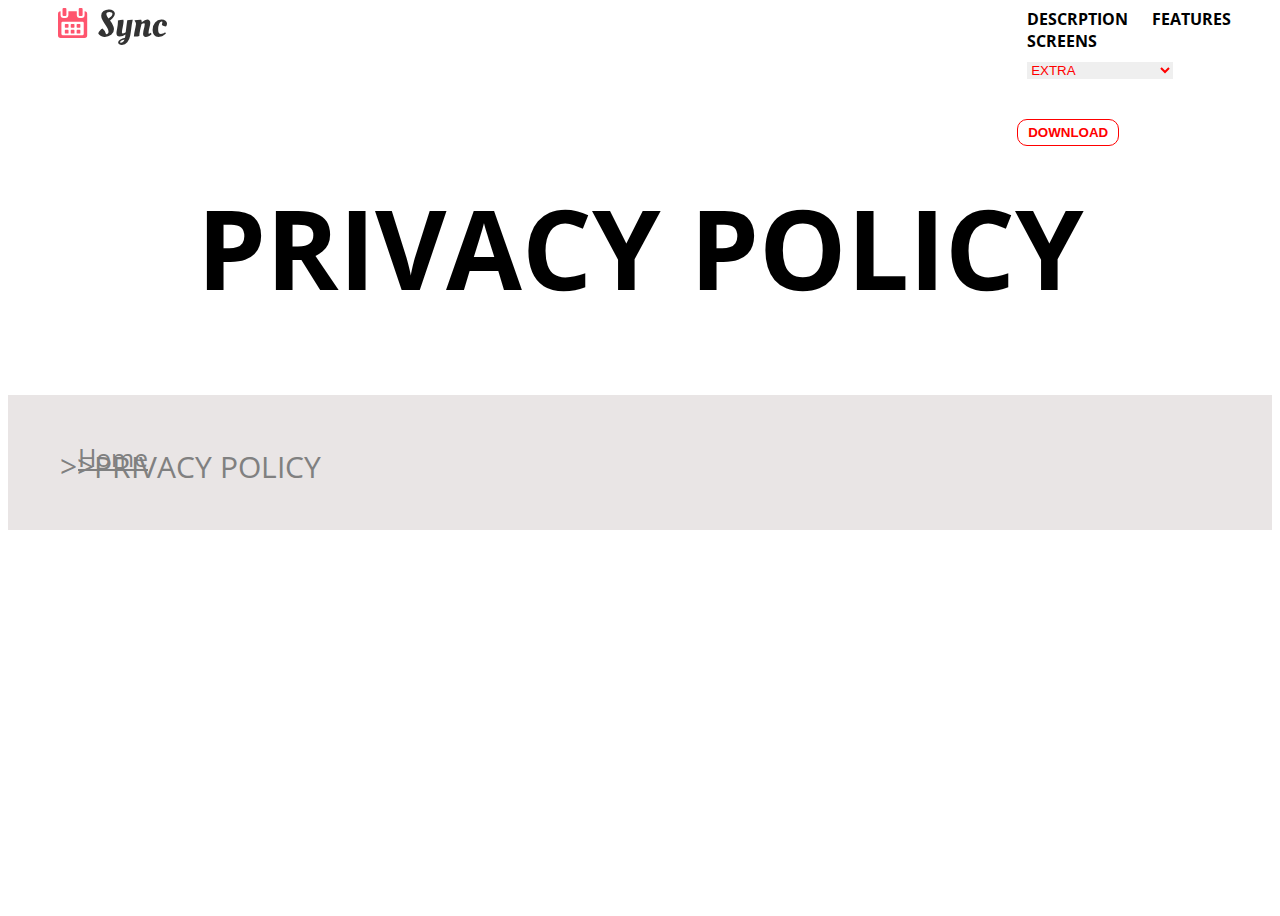
<file: privacypolicy.html>
<!DOCTYPE html>
<html lang="en">
<head>
    <meta charset="UTF-8">
    <meta http-equiv="X-UA-Compatible" content="IE=edge">
    <meta name="viewport" content="width=device-width, initial-scale=1.0">
    <title>PRIVACY POLICY</title>
    <link rel="icon" href="./images/favicon.png">
    <link rel="stylesheet" href="stylesheet.css">
</head>
<body>
    <header>
        <section class="flex-container">
            <div class="caja1">
                <nav>
                  <a href="./description.html" class="description1"> <strong>DESCRPTION</strong></a> 
                  <a href="./feature.html" class="features"><strong>FEATURES</strong></a>     
                  <a href="./screens.html" class="screens"><strong>SCREENS</strong></a> 
                  <select class="extra">
                  <option value="EXTRA">EXTRA</option>
                  <option value="ARTICLE DETAILS">ARTICLE DETAILS</option>
                  <option value="TERMNS CONDITION">TERMS CONDITION</option>
                  <option value="PRIVACY POLICY">PRIVACY POLICY</option>
                  </select>
                  <button><a href="https://factoriaf5.org/" class="f5-link"><strong>DOWNLOAD</strong></a></button>
                </nav>
              </div>
        <div class="cajax">
          <img src="./images/logo.svg" class="logo">
        </div>
        </section>
      </header>  
      <section>
         <div>
             <h1>PRIVACY POLICY</h1>
         </div>
      </section>
      <section class="home-term">
         <a href="./index.html" class="home-butt-term">Home</a>
         <p class="longer-article"> >>PRIVACY POLICY</p>
     </section>
</body>
</html>
</file>
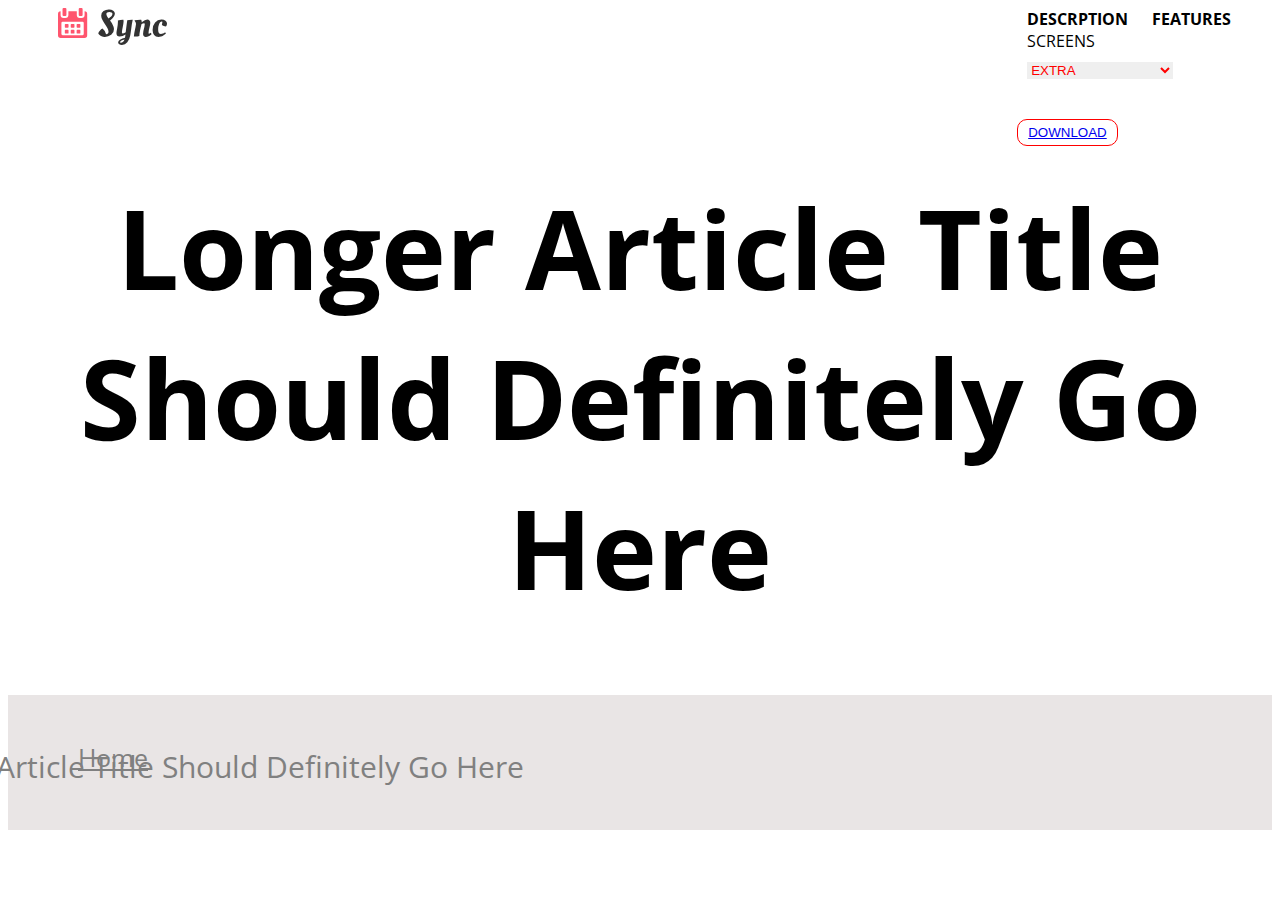
<file: screens.html>
<!DOCTYPE html>
<html lang="en">
<head>
    <meta charset="UTF-8">
    <meta http-equiv="X-UA-Compatible" content="IE=edge">
    <meta name="viewport" content="width=, initial-scale=1.0">
    <title>screens</title>
    <link rel="icon" href="./images/favicon.png">
    <link rel="stylesheet" href="stylesheet.css">
</head>
<body>
    <header>
        <section class="flex-container">
        <div class="caja1">
          <nav>
            <a href="./description.html" class="description1"> <strong>DESCRPTION</strong></a> 
            <a href="./feature.html" class="features"><strong>FEATURES</strong></a>     
            <a href="./screens.html" class="screens">SCREENS</a> 
            <select class="extra">
            <option value="EXTRA">EXTRA</option>
            <option value="ARTICLE DETAILS">ARTICLE DETAILS</option>
            <option value="TERMNS CONDITION"><a href="./termnsconditions.html">TERMS CONDITION</a></option>
            <option value="PRIVACY POLICY">PRIVACY POLICY</option>
            </select>
            <button><a href="https://factoriaf5.org/">DOWNLOAD</a></button>
          </nav>
        </div>
        <div class="cajax">
          <img src="./images/logo.svg" class="logo">
        </div>
        </section>
      </header>  
      <section>
         <div>
             <h1>Longer Article Title Should Definitely Go Here</h1>
         </div>
      </section>
      <section class="home-term">
         <a href="./index.html" class="home-butt-term">Home</a>
         <p class="longer-article"> >>Longer Article Title Should Definitely Go Here</p>
     </section>
</body>
</html>
</file>
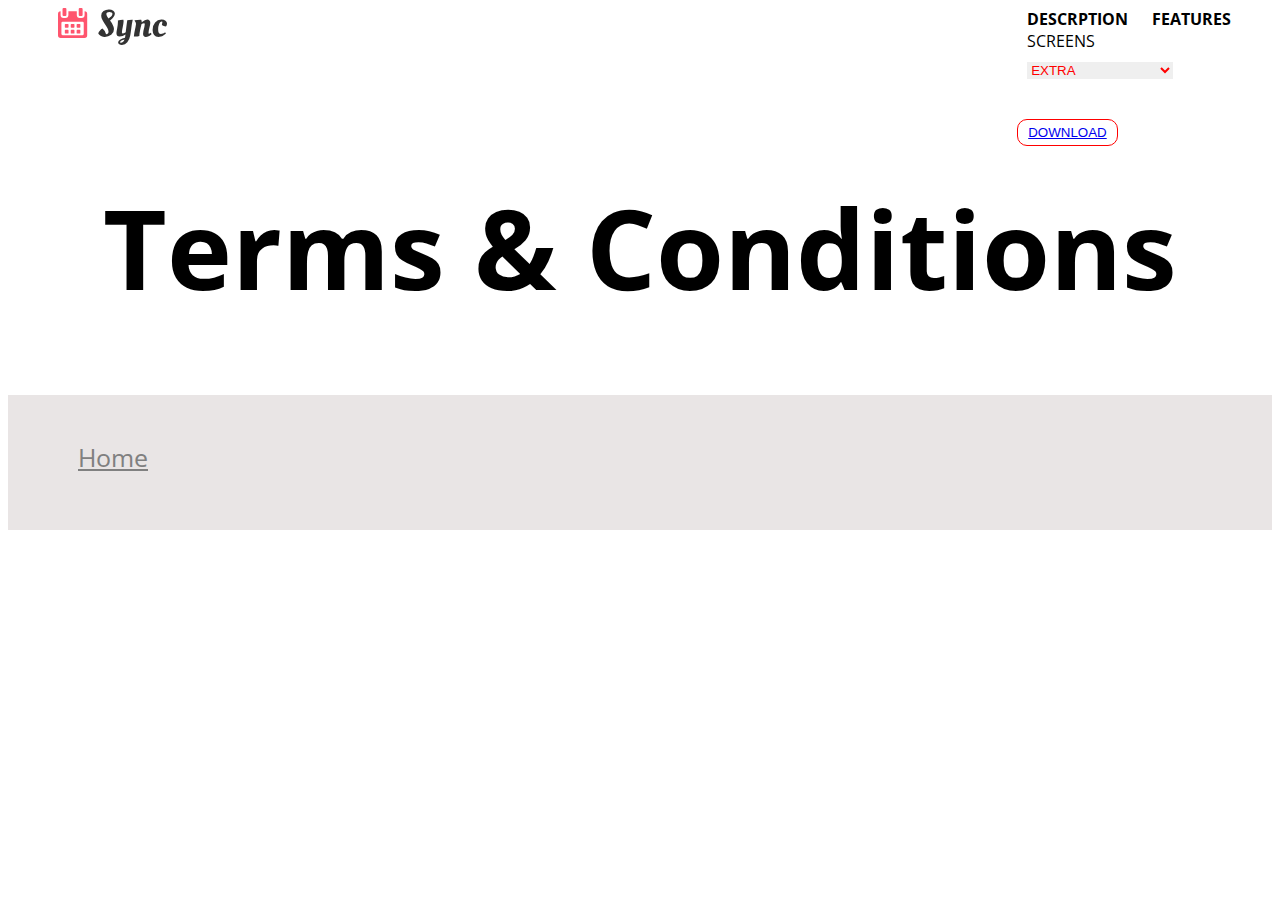
<file: termnsconditions.html>
<!DOCTYPE html>
<html lang="en">
<head>
    <meta charset="UTF-8">
    <meta http-equiv="X-UA-Compatible" content="IE=edge">
    <meta name="viewport" content="width=device-width, initial-scale=1.0">
    <title>TERMNS CONDITIONS</title>
    <link rel="icon" href="./images/favicon.png">
    <link rel="stylesheet" href="stylesheet.css">
</head>
<body>
   <header>
     <section class="flex-container">
     <div class="caja1">
       <nav>
         <a href="./description.html" class="description1"> <strong>DESCRPTION</strong></a> 
         <a href="./feature.html" class="features"><strong>FEATURES</strong></a>     
         <a href="./screens.html" class="screens">SCREENS</a> 
         <select class="extra">
         <option value="EXTRA">EXTRA</option>
         <option value="ARTICLE DETAILS">ARTICLE DETAILS</option>
         <option value="TERMNS CONDITION"><a href="./termnsconditions.html">TERMS CONDITION</a></option>
         <option value="PRIVACY POLICY">PRIVACY POLICY</option>
         </select>
         <button><a href="https://factoriaf5.org/">DOWNLOAD</a></button>
       </nav>
     </div>
     <div class="cajax">
       <img src="./images/logo.svg" class="logo">
     </div>
     </section>
   </header>  
   <section>
     <div>
           <h1>Terms & Conditions</h1>
     </div>
   </section>
   <section class="home-term">
     <a href="./index.html" class="home-butt-term">Home</a>
  </section>
</body>
</html>
</file>
<file: stylesheet.css>
@import url('https://fonts.googleapis.com/css2?family=Open+Sans:ital,wght@0,400;0,600;0,700;1,400;1,600;1,700&display=swap'); 
body{
    background-color: white;
    height: 100vh;
    display: flex;
    flex-direction: column;
    font-family: 'Open Sans', sans-serif;
}
.contenedor-1{
    margin-right: auto;
    margin-left: auto;
    padding: 0 2%;
}
@media (min-width: 1200px ) {
    .contenedor-1{
        max-width: 1059px;
    }
}
img{
    width: 100%;
}
.head-cabecera{
    position: fixed;
}
.flex-container{
    display: flex;
    flex-direction: row-reverse;
    height: 10vh;
}


button{
    border: 1px solid red;
    border-radius: 10px;
    color: rgb(245, 74, 74);
    background-color: white;
    margin-top: 30px;
    padding: 5px 10px 5px 10px;
}
.f5-link{
    text-decoration: none;
    color: red;
}


.caja1{
   
    width:70%;
}

.cajax{
    width: 30%;
    height: 100%;
    margin-right: 900px;
}
.logo{
    padding-left: 50px;
}
.screens{
    color: black;
    border: white;
    text-decoration: none;
    margin: 10px;
}
.features{
    color: black;
    border: white;
    text-decoration: none;
    margin: 10px;
}
.description1{
    color: black;
    border: white;
    margin: 10px;
    text-decoration: none;
}
.extra{
    border: white;
    color: red;
    margin: 10px;
}


.decorative{
    height: 10vh;
    display: flex;
    flex-direction: row;
}
.green{
    height: 50%;
    width: 50%;
}
.diamond{
    height: 50%;
    width: 50%;
    margin-top: 25px;
    margin-right: 450px;
}
.yellow{
height: 50%;
width: 50%;
}
.circle{
height: 50%;
width: 50%;
margin-left: 600px;
margin-top: 20px;
}
.mobile{
    
      
}
h1{
    text-align: center;
    font-size: 110px;
}
p{
    text-align: center;
    font-size: 30px;
}
.buttons{
    display: flex;
    justify-content: center;
}
.iphone{
   
}
.iph{
    padding-bottom: 5%;
}
.store{
    color: white;
    height: 30px;
    margin: 15px;
    border-radius: 15px;
    text-decoration: none;
    background-color: red;
}
.manzana{
    height: 25%;
    width: 25%;
    position: relative;
    right: 65px;
    top: 15px;
}
.code{
    height: 100px;
    width: 100px;
    margin: 20px;
    border-radius: 60px;
    background-color: rgb(69, 222, 187);
    padding: 15px;
    fill: rgb(9, 123, 78);
}
.users{
    height: 100px;
    width: 100px; 
    margin: 20px;
    border-radius: 60px;
    background-color: rgb(194, 133, 240);
    padding: 15px;
    fill: rgb(121, 21, 171);
}
.gear{
    height: 100px;
    width: 100px; 
    margin: 20px; 
    border-radius: 60px;
    background-color: rgb(248, 117, 163);
    padding: 15px;
    fill: rgb(224, 21, 21);
}
.comment{
    height: 100px;
    width: 100px;  
    margin: 20px; 
    border-radius: 60px;
    background-color: rgb(235, 190, 45);
    padding: 15px; 
    fill: rgb(255, 140, 0);
}
.iconos{
    display: flex;
    flex-direction: row;
    
    justify-content: space-evenly;
}
.rock{
    display: flex;
    flex-direction: row;
    justify-content: center;
   
}
.rocket{
    height: 100px;
    width: 100px;  
    margin: 20px; 
    border-radius: 60px;
    background-color: rgb(100, 203, 240);
    padding: 25px; 
    fill: rgb(40, 40, 251);
}
.parte-dos{
    display: flex;
    flex-direction: row;
    justify-content: space-evenly;
    
    background-color: rgb(255, 254, 254);
}
.description{
    height: 100%;
    width: 100%;
}
.img-app{
    height: 95%;
    width: 85%;
    margin: 30px;
}
.text-butt{
    height: 100%;
    width: 100%;
    margin-right: 20px;
}
.organize{
    font-size: 50px;
}
.first-mobile{
    font-size: 25px;
    margin-top: 100px;
}
.lightbox{
    margin-top: 90px;
    border-radius: 20px;
    background-color: rgb(248, 78, 78);
    color: white;
    padding: 10px 18px 10px 18px;
    margin-left: 10px;
}
.first-list{
    margin-top: 80px;
    font-size: 25px;
}
.parte-2{
    display: flex;
    flex-direction: row;
    justify-content: space-evenly;
   
    background-color: rgb(234, 227, 227);
}
.img-2{
    height: 100%;
    width: 100%;
}
.img2{
    height: 80%;
    width: 90%;
    margin: 30px;
    margin-top: 85px;
}
.schedule{
    height: 100%;
    width: 100%;
}
.check{
    height: 5%;
    width: 5%;
    float: left;
    padding-left: 30px;
    padding-top: 10px;
}
.check2{
    height: 5%;
    width: 5%;
    float: left;
    padding-left: 30px;
    padding-top: 10px;
}
.check3{
    height: 5%;
    width: 5%;
    float: left;
    padding-left: 30px;
    padding-top: 10px;
}
.termns{
    background-color: rgb(245, 72, 72);
    color: white;
    text-decoration: none;
    margin: 20px;
    margin-top: 360px;
    padding: 10px 18px 10px 18px;
    border-radius: 50px;
}
.privacy{
    background-color: none;
    color: rgb(0, 0, 0);
    text-decoration: none;
    margin: 20px;
    padding: 10px 18px 10px 18px;
    margin-top: 360px;
    border-radius: 50px;
    border: 1px solid black;
}
.schedule-button{
    background-color: rgb(223, 12, 223);
    color: white;
    padding: 10px;
    border-radius: 0;
    margin-left: 25px;
    width: 25%;
    border: 0px;
    font-size: 20px;
}
.clock{
    width: 10%;
    height: 10%;
    margin-right: 10px;
}
.tracking-button{
    background-color: rgb(250, 243, 243);
    color: rgb(3, 3, 3);
    padding: 10px;
    border-radius: 0;
    margin-left: 25px;
    width: 25%;
    border: 0px;
    font-size: 20px;
}
.list{
    width: 10%;
    height: 10%;
    margin-right: 10px;
}
.organize-button{
    background-color: rgb(253, 252, 253);
    color: rgb(3, 3, 3);
    padding: 10px;
    border-radius: 0;
    margin-left: 25px;
    width: 25%;
    border: 0px;
    font-size: 20px;
}

.calendar{
    width: 10%;
    height: 10%;
    margin-right: 10px;
}
.special{
    height: 30vh;
    text-align: center;
}
.special-h{
    font-size: 70px;
    margin-top: 120px;
}

.parte-3{
    
   
}
.testimonios{
text-align: center;
height: 20%;
}
.names{
    font-size: 20px;
}
.user-h3{
font-size: 50px;
padding-top: 110px;
height: 80%;
}
.parte-3-stars{
    height: 30%;
    display: flex;
}
.star1{
    height: 10%;
    width: 10%;
}
.star2{
    height: 10%;
    width: 10%;
}
.star3{
    height: 10%;
    width: 10%;
}
.star4{
    height: 10%;
    width: 10%;
}
.star5{
    height: 10%;
    width: 10%;
}

.stars{
width: 33.33%;
text-align: center;
padding-top: 30px;
}
.stars2{
width: 33.33%;
text-align: center;
padding-top: 30px;
}
.stars3{
width: 33.33%;
text-align: center;
padding-top: 30px;
}
.rick-jones{
    font-size: 25px;
    margin: 10px;
}
.lidia-marquez{
    font-size: 25px;
    margin: 10px;
}
.jay-frisco{
    font-size: 25px;
    margin: 10px;
}
.customers{
    height: 35vh;
    display: flex;
    justify-content: center;
}
.customer-logos{
    justify-content: space-evenly;
    margin-left: auto;
    margin-right: auto;
    max-width: 90%;
    display: flex;
    flex-wrap: wrap;
    background-color: rgb(245, 244, 244);
    margin-top: 50px;
}
.customer-logos img{
    flex-basis: 0;
    object-fit: contain;
}
.logo-1{
margin: 20px;
padding-left: 40px;
}
.logo-2{
    margin: 20px;
    padding-left: 40px;
}
.logo-3{
    margin: 20px;
    padding-left: 40px;
}
.logo-4{
    margin: 20px;
    padding-left: 40px;
}
.logo-5{
    margin: 20px;
    
}
.frank-gibson{
    font-size: 25px;
    margin: 10px;
}
.rita{
    font-size: 25px;
    margin: 10px;
}
.jones-smith{
    font-size: 25px;
    margin: 10px;
}
.pie-part-3{
    
    display: flex;
    flex-direction: row;
    justify-content: center;
    background-color: rgb(236, 232, 232);
}

.icono-users{
height: 20%;
width: 20%;
fill: rgb(157, 74, 235);
}
.icono-code{
    height: 20%;
    width: 20%;
    fill: rgb(4, 199, 102);
}
.icono-gear{
    height: 20%;
    width: 20%;
    fill: rgb(240, 77, 77);
}
.icono-comentario{
    height: 20%;
    width: 20%;
    fill: rgb(255, 208, 0);
}
.icono-rocket{
    height: 20%;
    width: 20%;
    fill: blue;
}
.users231{
    font-size: 100px;
    margin-top: 0;
}
.code385{
    font-size: 100px;
    margin-top: 0;
}
.gear159{
    font-size: 100px;
    margin-top: 0;
}
.comment127{
    font-size: 100px;
    margin-top: 0;
}
.rocket211{
    font-size: 100px;
    margin-top: 0;
}
.pie-3-users{
    height: 100%;
    width: 20%;
    text-align: center;
    padding-top: 110px;
    flex-direction: row;
}
.pie-3-code{
    height: 100%;
    width: 20%;
    text-align: center;
    padding-top: 110px;
    flex-direction: row;
}

.pie-3-gear{
    height: 100%;
    width: 20%;
    text-align: center;
    padding-top: 110px;
    flex-direction: row;
}

.pie-3-comment{
    height: 100%;
    width: 20%;
    text-align: center;
    padding-top: 110px;
    flex-direction: row;
}

.pie-3-rocket{
    height: 100%;
    width: 20%;
    text-align: center;
    padding-top: 110px;
    flex-direction: row;
}
.parte-4{
    height: 150vh;
}
.ipho-4{
    height: 90%;
    width: 100%;
}
.iph-part-4{
   
    width: 100%;
    padding-top: 182px;
}
.circulo-blue{
    height: 5%;
    position: relative;
    left: 474px;
    bottom: 522px;
}
.circulo-yellow{
    height: 3%;
    width: 3%;
    position: relative;
    left: 42px;
    bottom: 276px;
}
.diamante-green{
    height: 1%;
    width: 1%;
    position: relative;
    bottom: 748px;
    left: 829px;
}
.part-4-buttons{
    height: 50vh;
}
.downloads-part-4{
    text-align: center;
}
.apple{
    height: 10%;
    width: 10%;
    position: relative;
    right: 5px;
    top: 3px;
}
.app-store-apple{
    padding: 12px;
    background-color: rgb(255, 83, 83);
    color: white;
    margin-left: 25px;
    width: 20%;
    border: 0px;
    font-size: 20px;
    border-radius: 50px;
}
.play{
    height: 10%;
    width: 10%;  
    position: relative;
    right: 5px;
    top: 3px;
}
.dou-you-feel{
    font-size: 40px;
    margin: 15px;
}
.footer-final{
    display: flex;
    margin-top: auto;
}
.footer-final .contenedor-1{
    display: flex;
    flex-direction: row;
    flex-wrap: wrap;
}
.footer-final section:last-child{
    width: 100%;
}
.contact-info{
width: 25%;
height: 100%;
color: rgb(88, 85, 85);
}
.location{
    height: 5%;
    width: 5%;
    position: relative;
    right: 15px;
    top: 5px;
}
.gps{
    color: gray;
}
.e-mail{
    height: 5%;
    width: 5%;
    position: relative;
    right: 18px;
    top: 5px;
    color: gray;
}
.correo{
    position: relative;
    right: 22px;
    color: gray;
}
.phone-number{
    height: 5%;
    width: 5%;
    position: relative;
    right: 12px;
    top: 5px;
}
.telefono{
    position: relative;
    right: 75px;
    color: gray;
}
.value-links{
    width: 25%;
    height: 100%;
}
.val-links{
    position: relative;
    right: 55px;
    color: rgb(87, 85, 85);
}
.term-link{
    text-decoration: none;
    color: gray;
}
.privacy-link{
    text-decoration: none;
    color: gray;
}
.privacidad{
    position: relative;
    right: 30px;
}
.article{
    text-decoration: none;
    color: gray;
}
.articulos{
    position: relative;
    right: 20px;
}
.other-apps{
    width: 25%;
    height: 100%;
}
.otras-apps{
    position: relative;
    right: 55px;
    color: rgb(88, 86, 86);
}
.calcu{
color: gray;
}
.timer{
position: relative;
right: 20px;
color: gray;
}
.music{
position: relative;
right: 45px;
color: gray;
}
.redes{
    width: 25%;
    height: 100%;
    padding-top: 40px;
}
.face{
height: 10%;
width: 10%;
margin: 10px;



}
.twit{
width: 10%;
height: 10%;
margin: 10px;
}
.pinter{
height: 10%;
width: 10%;
margin: 10px;
}
.insta{
height: 10%;
width: 10%;
margin: 10px;
}
.copyright{
    color: gray;
}
.home-term{
    height: 15vh;
    background-color: rgb(233, 229, 229);
}
.home-butt-term{
    border: none;
    padding-top: 40px;
    margin: 50px 10px 10px 10px;
    color: gray;
    font-size: 25px;
    position: relative;
    top: 45px;
    left: 60px;
}
.longer-article{
    position: relative;
    bottom: 13px;
    right: 450px;
    color: gray;
}
.article-large{
    height: 100vh;
}
.pc-large{
    height: 90%;
    width: 100%;
}
.pc-details{
    width: 90%;
    height: 90%;
    position: relative;
    left: 5%;
    top: 5%;
}
.text-article{
    height: 60vh;
}
.business{
    position: relative;
    left: 100px;
    font-size: 30px;
}
.text-article-2{
color: gray;
font-size: 30px;
text-align: justify;
position: relative;
left: 100px;
}
.text-article-3{
color: gray;
font-size: 30px;
text-align: justify;
position: relative;
left: 100px;
}
.text-articles{
    width: 80%;
}
.listas{
height: 50vh;
display: flex;
flex-direction: row;
}
.primera-lista{
width: 50%;
height: 100%;
text-align:left;
font-size: 25px;
color: rgb(92, 89, 89);
position: relative;
left: 100px;
}
.segunda-lista{
    width: 30%;
    height: 100%;
    text-align: justify;
    position: relative;
    font-size: 25px;
    color: rgb(92, 89, 89);
    left: 95px;
    top: 25px;
}
.improving{
height: 80vh;
display: flex;
flex-direction: row;

}
.text-improving{
height: 100%;
width: 50%;
}
.detalles-small{
height: 100%;
width: 50%;
}
.pc-small{
    padding-left: 90px;
}
.texto{
    text-align:left;
    font-size: 25px;
    position: relative;
    left: 65px;
    color: gray; 
    margin: 55px;
}
.sub-titulo{
    position: relative;
    left: 125px;
    color: gray;
    font-size: 30px;
}
.sync-coment{
height: 40vh;
}
.gray-sect{
height: 50%;
width: 90%;
background-color: rgb(211, 222, 219);
padding: 20px 20px 20px 20px;
margin-left: 100px;
}
.sync-text{
position: relative;
text-align: justify;
width: 90%;
left: 40px;
color: gray;
font-size: 25px;
}
.project{
    height: 50vh;
}
.project-h{
height: 90%;
width: 90%;
margin-left: 100px;
}
.project-p{
    color: gray;
    text-align: justify;
}
.project-hh{
    font-size: 40px;
    text-align: left;
}
.back-boton-1{
    background-color: rgb(238, 82, 82);
    color: white;
    padding: 10px 25px 10px 25px;
    border-radius: 30px;
}
.padding-bloque{
    padding-bottom: 5%;
}
</file>
